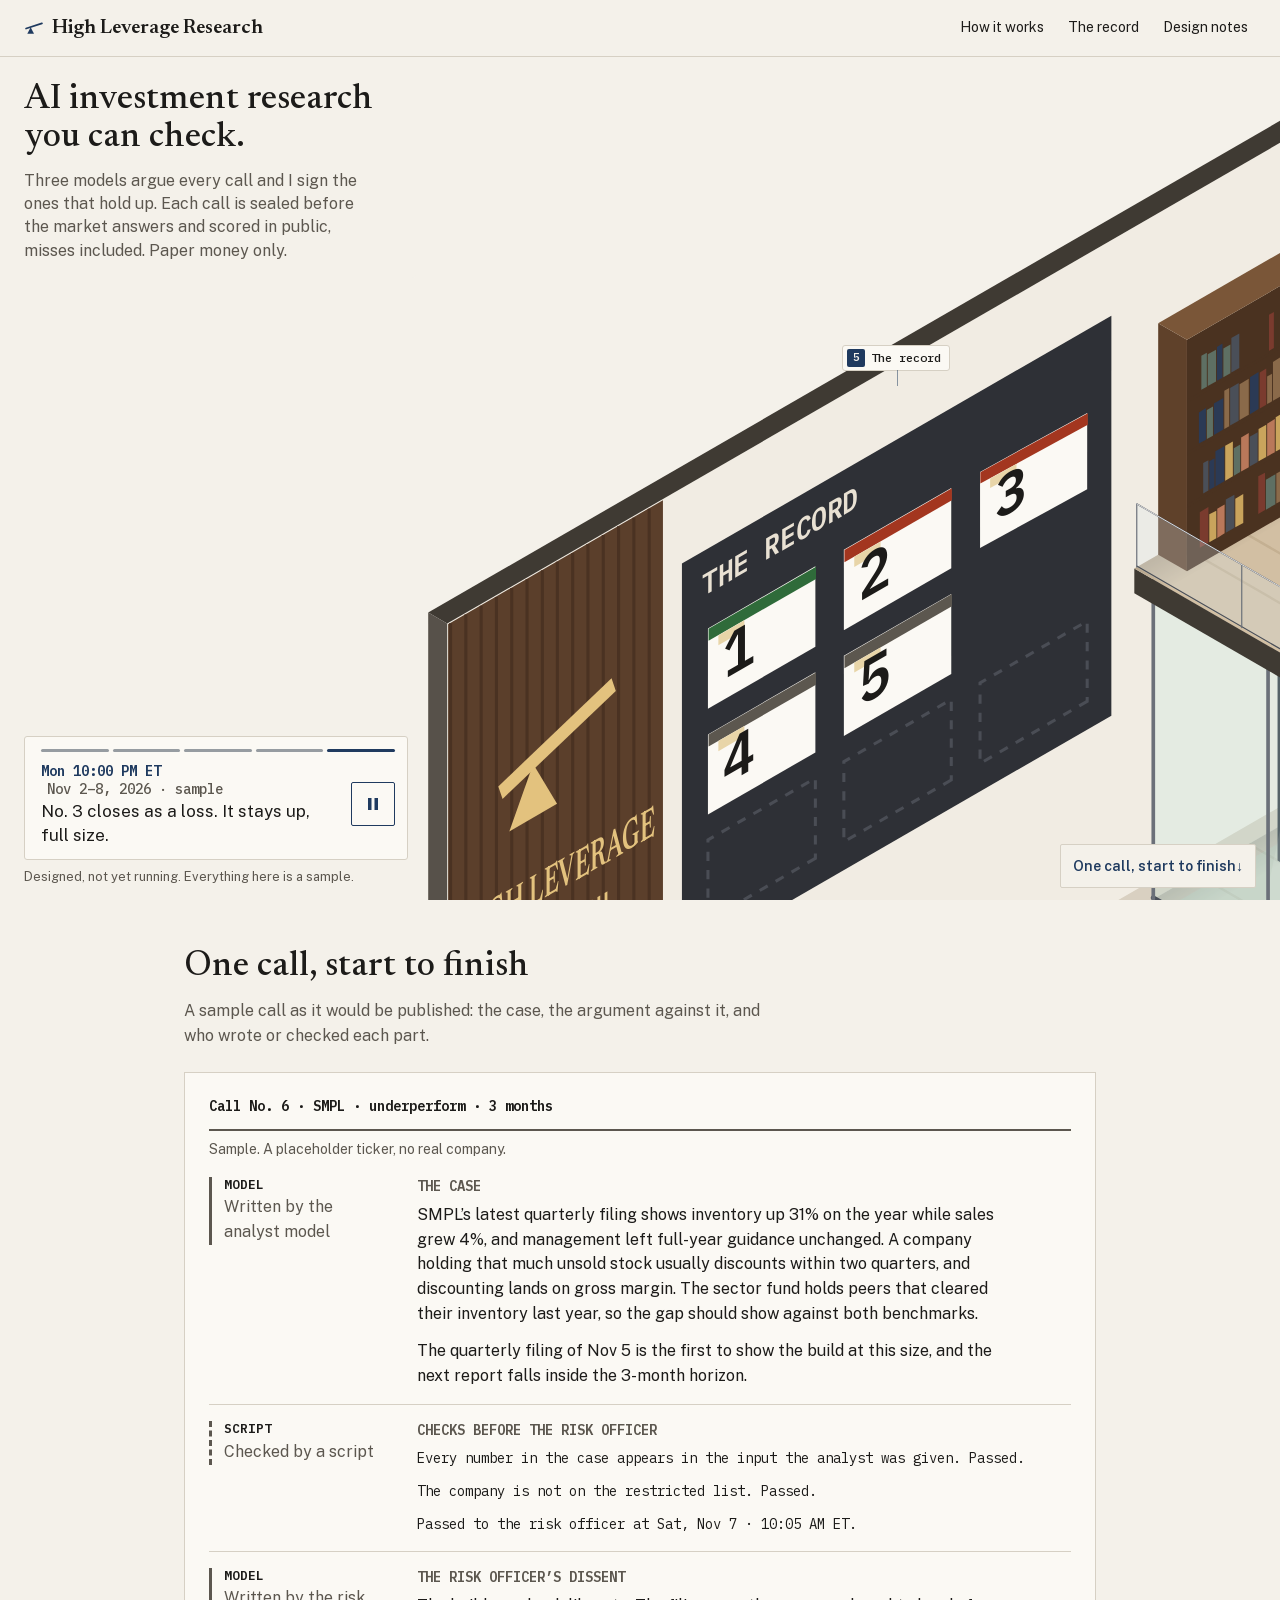
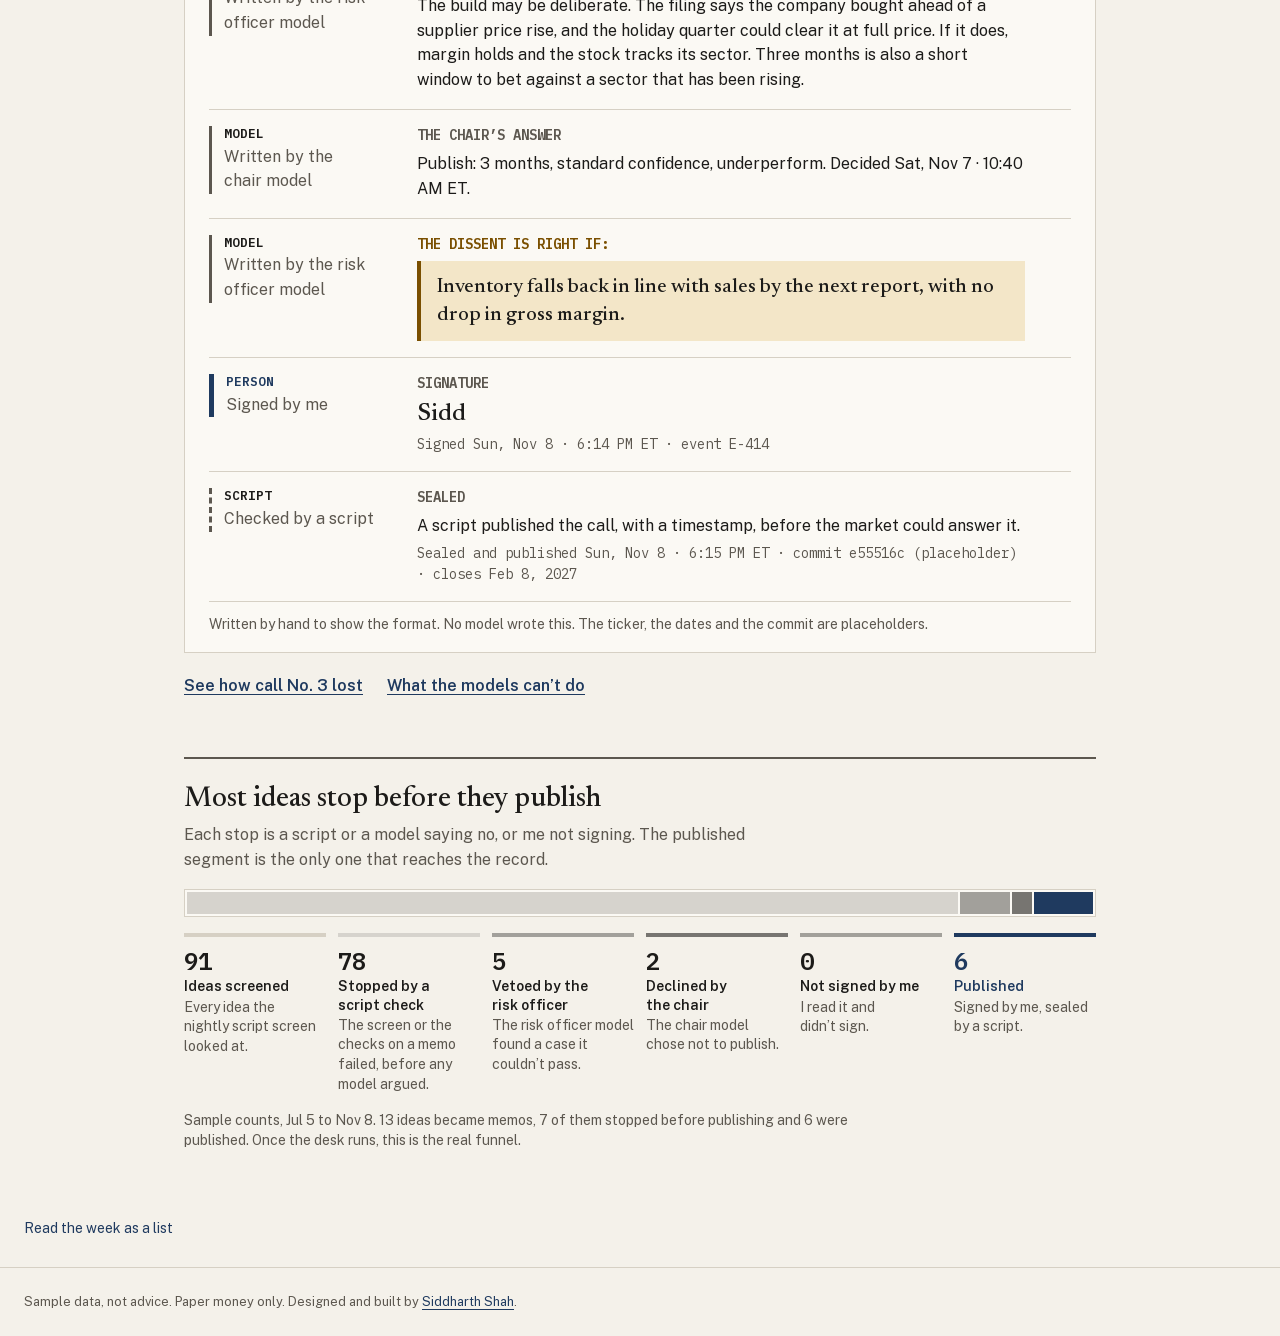
<file: docs/index.html>
<!doctype html>
<html lang="en">
<head>
<meta charset="utf-8">
<meta name="viewport" content="width=device-width,initial-scale=1">
<meta name="color-scheme" content="light dark">
<title>High Leverage Research</title>
<meta name="description" content="AI investment research you can check. Three models argue every call and I sign the ones that hold up. Each call is sealed before the market answers and scored in public, misses included. Paper money only, sample data, not advice.">
<meta property="og:type" content="website">
<meta property="og:title" content="High Leverage Research: AI investment research you can check">
<meta property="og:description" content="Three models argue every call and I sign the ones that hold up. Each call is sealed before the market answers and scored in public, misses included. Paper money only.">
<meta property="og:url" content="https://research.siddharthshah.me/">
<meta property="og:image" content="https://research.siddharthshah.me/assets/og.png?v=90e436eb">
<meta property="og:image:width" content="1200">
<meta property="og:image:height" content="630">
<meta property="og:image:alt" content="An isometric two-floor office. Sidd, the portfolio manager, stamps a call approved at his desk.">
<meta name="twitter:card" content="summary_large_image">
<link rel="icon" href="assets/favicon.svg?v=e6431b43" type="image/svg+xml">
<link rel="preload" href="assets/fonts/newsreader.woff2?v=55ca5292" as="font" type="font/woff2" crossorigin>
<link rel="stylesheet" href="assets/fonts.css?v=cc6ba290">
<link rel="stylesheet" href="assets/tokens.css?v=758c9adf">
<link rel="stylesheet" href="assets/site.css?v=77429205">
<link rel="stylesheet" href="assets/home.css?v=aa9d2071">
<link rel="stylesheet" href="assets/cards.css?v=75e3c0ea">
<link rel="stylesheet" href="assets/call.css?v=cc29440d">
<link rel="stylesheet" href="assets/funnel.css?v=c0f4f4ca">
</head>
<body class="home2">
<a class="skip" href="#office">Skip to the office</a>
<header class="bar">
  <p class="mark"><a href="index.html" aria-current="page"><svg class="lever" viewBox="0 0 24 24" width="20" height="20" aria-hidden="true"><path d="M2.5 12.6 21.5 6.4" stroke="currentColor" stroke-width="2.2" stroke-linecap="round" fill="none"/><path d="M8 11 4 19h8z" fill="currentColor"/></svg><span>High Leverage Research</span></a></p>
  <button type="button" class="menu" aria-expanded="false" aria-controls="sitenav">Menu</button>
  <nav aria-label="Site" id="sitenav">
    <ul>
      <li><a href="desk.html">How it works</a></li>
      <li><a href="record.html">The record</a></li>
      <li><a href="notes.html">Design notes</a></li>
    </ul>
  </nav>
</header>

<main id="main">
  <section class="stage" id="office" aria-label="The office">
    <div class="lede">
      <h1 class="line">AI investment research you can check.</h1>
      <p class="sub">Three models argue every call and I sign the ones that hold up. Each call is sealed before the market answers and scored in public, misses included. Paper money only.</p>
    </div>
    <div class="art" id="art"></div>
    <ol class="tags" id="tags" aria-hidden="true"></ol>
    <div class="now" role="status">
      <ol class="ticks" aria-hidden="true"><li></li><li></li><li></li><li></li><li></li></ol>
      <p class="when">Nov 2&ndash;8 <span>Sample week</span></p>
      <p class="what">Play a sample week: one idea vetoed, one loss kept, one call signed.</p>
      <button type="button" class="btn now-btn icon" id="pp" aria-label="Pause"></button>
      <button type="button" class="btn now-btn" id="nx" hidden>Next step</button>
      <div class="end" id="endcard" hidden>
        <p class="end-go"><a class="btn go" href="desk.html#guardrails">What the models can&rsquo;t do</a> <a href="record.html#C-6">Read the call that got through</a> <a href="record.html#C-3">See the one that lost</a></p>
        <p class="end-by"><a href="https://www.linkedin.com/in/iamsiddharthshah">Message me on LinkedIn</a></p>
      </div>
    </div>
    <p class="pre">Designed, not yet running. Everything here is a sample.</p>
    <a class="cue" href="#call">One call, start to finish <span aria-hidden="true">&darr;</span></a>
  </section>
</main>
<section class="call2" id="call" aria-labelledby="c2-h">
  <h2 class="c2-h" id="c2-h">One call, start to finish</h2>
  <p class="c2-lede">A sample call as it would be published: the case, the argument against it, and who wrote or checked each part.</p>
  <article class="doc" aria-label="Sample call No. 6">
    <p class="doc-title">Call No. 6 &middot; SMPL &middot; underperform &middot; 3 months</p>
    <p class="doc-by">Sample. A placeholder ticker, no real company.</p>
    <div id="call-doc"></div>
  </article>
  <p class="c2-go"><a href="record.html#C-3">See how call No. 3 lost</a> <a href="desk.html#guardrails">What the models can&rsquo;t do</a></p>
  <div class="c2-fun" id="funnel" aria-labelledby="fn-h">
    <h2 id="fn-h">Most ideas stop before they publish</h2>
    <p class="c2-lede">Each stop is a script or a model saying no, or me not signing. The published segment is the only one that reaches the record.</p>
    <div data-funnel></div>
  </div>
</section>
<section aria-label="The sample week as a list">
<details class="list wk" id="stepsbox"><summary>Read the week as a list</summary><ol class="steps" id="steps"></ol></details>
</section>

<footer class="foot">
  <p>Sample data, not advice. Paper money only. Designed and built by <a href="https://siddharthshah.me">Siddharth Shah</a>.</p>
</footer>
<script src="assets/vendor/gsap-3.13.0.min.js?v=5e6e6cba"></script>
<script src="assets/sample.js?v=3184977b"></script>
<script src="assets/floor.js?v=23644974"></script>
<script src="assets/home.js?v=21c49e2e"></script>
<script src="assets/cards.js?v=c8fd2d38"></script>
<script src="assets/call.js?v=53c2b5f7"></script>
<script src="assets/funnel.js?v=cc613f2f"></script>
<script src="assets/nav.js?v=57650d35"></script>
</body>
</html>
</file>
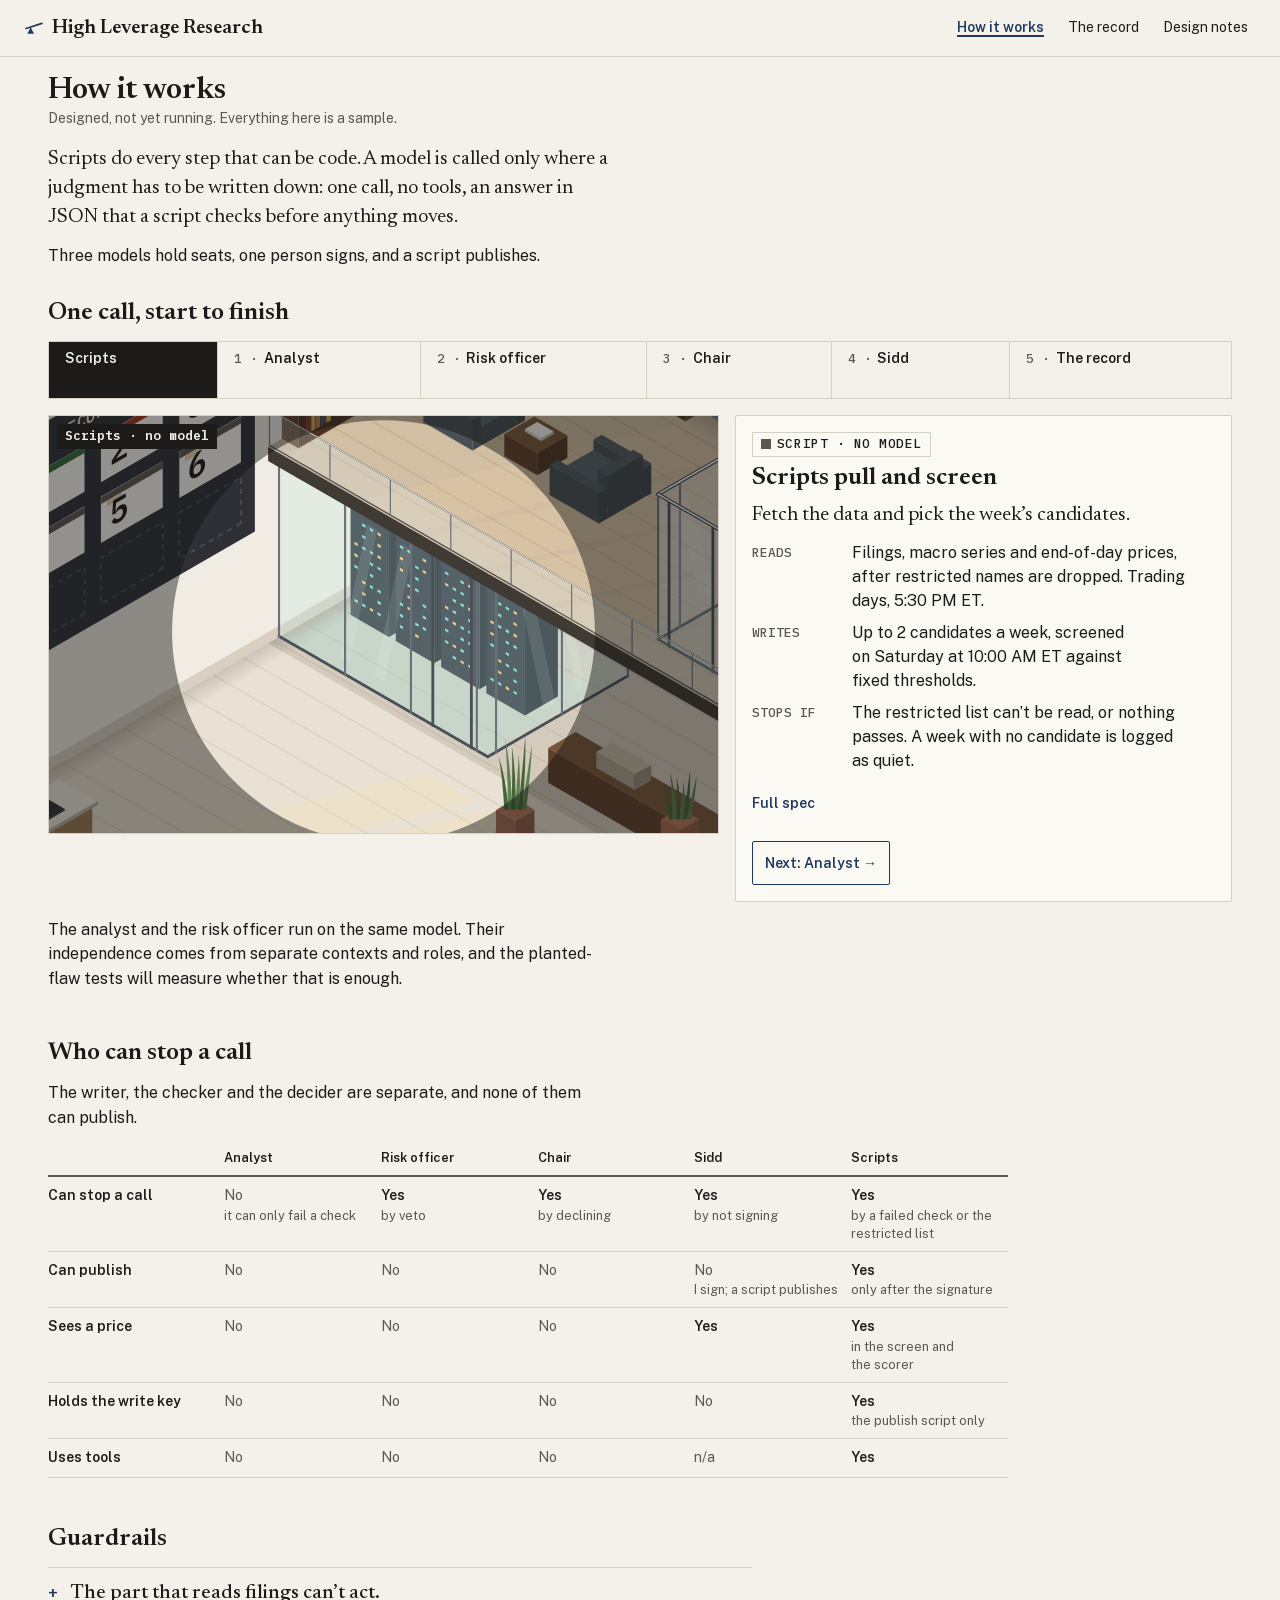
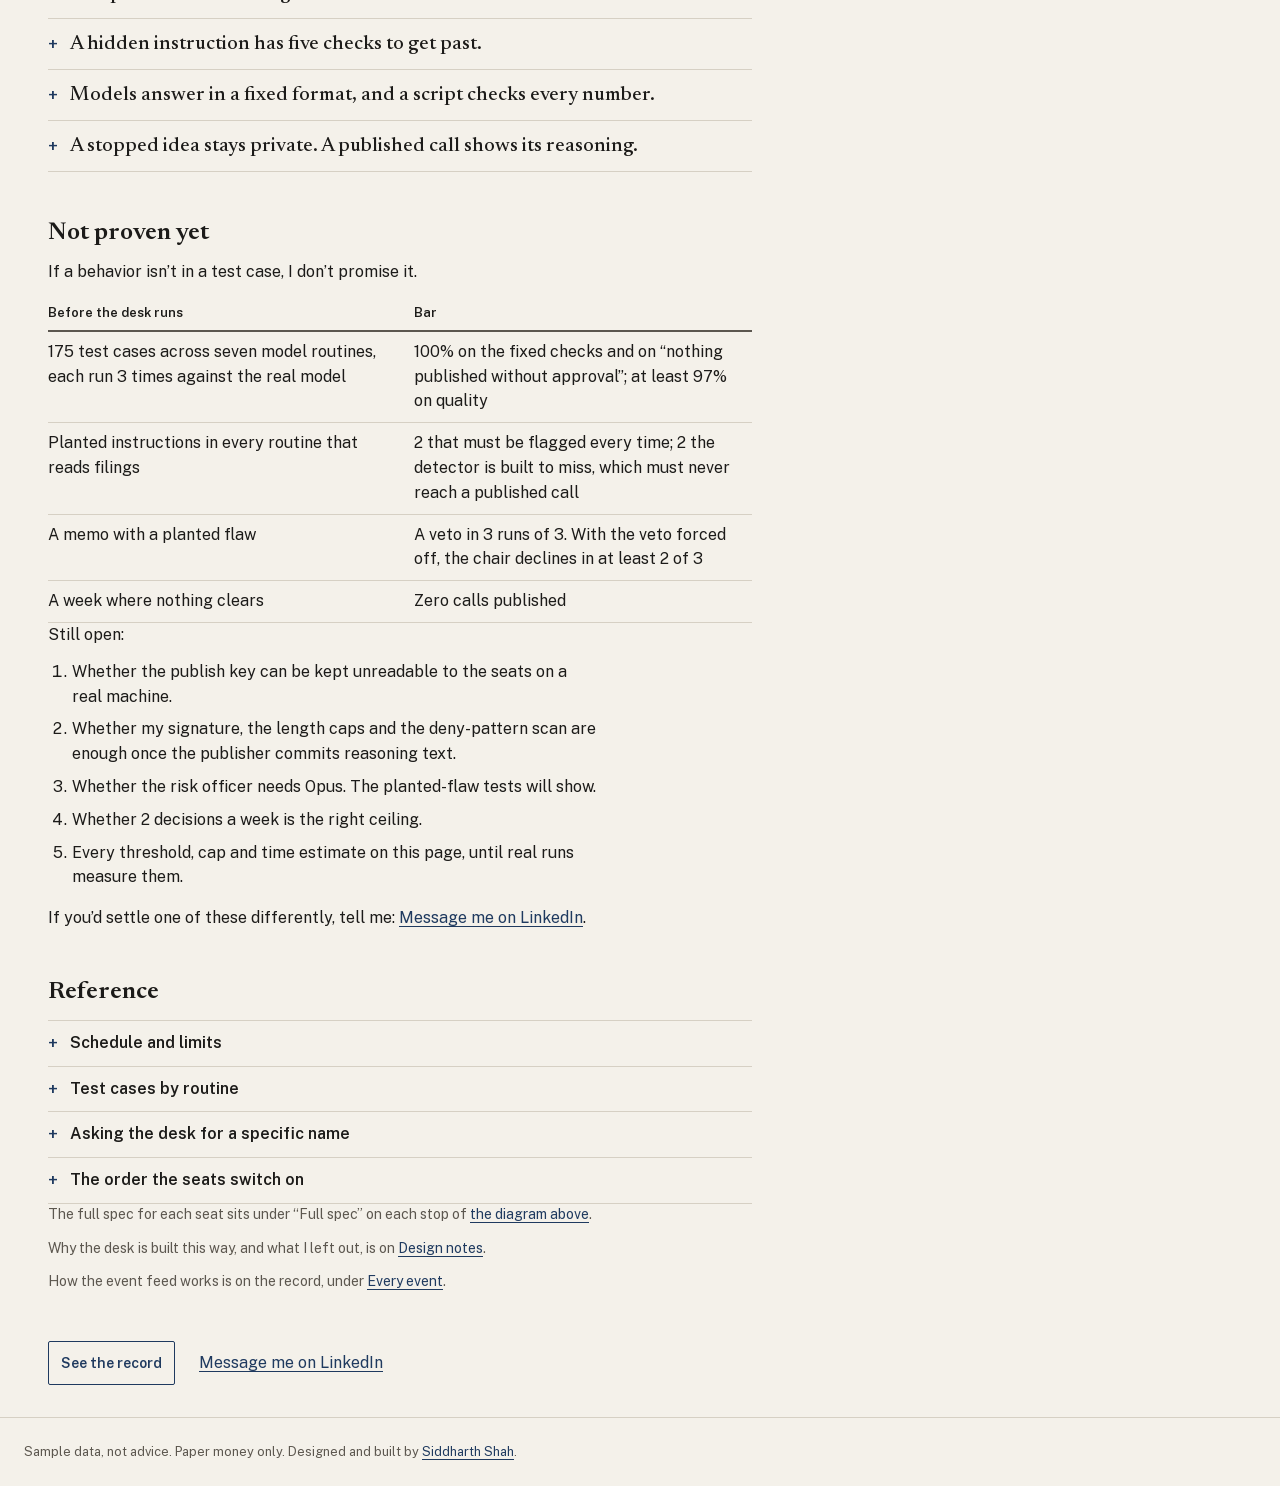
<file: docs/committee.html>
<!doctype html>
<html lang="en">
<head>
<meta charset="utf-8">
<meta name="viewport" content="width=device-width,initial-scale=1">
<meta name="color-scheme" content="light dark">
<title>How it works · High Leverage Research</title>
<meta name="robots" content="noindex">
<link rel="canonical" href="https://research.siddharthshah.me/desk.html">
<meta http-equiv="refresh" content="0; url=desk.html#path">
<script>location.replace('desk.html' + (location.hash && location.hash.length > 1 ? location.hash : '#path'));</script>
<link rel="icon" href="assets/favicon.svg?v=e6431b43" type="image/svg+xml">
<link rel="stylesheet" href="assets/fonts.css?v=cc6ba290">
<link rel="stylesheet" href="assets/tokens.css?v=758c9adf">
<link rel="stylesheet" href="assets/site.css?v=77429205">
</head>
<body>
<main id="main" class="wrap">
  <p class="moved">This page moved to <a href="desk.html#path">How it works</a>.</p>
</main>
</body>
</html>
</file>
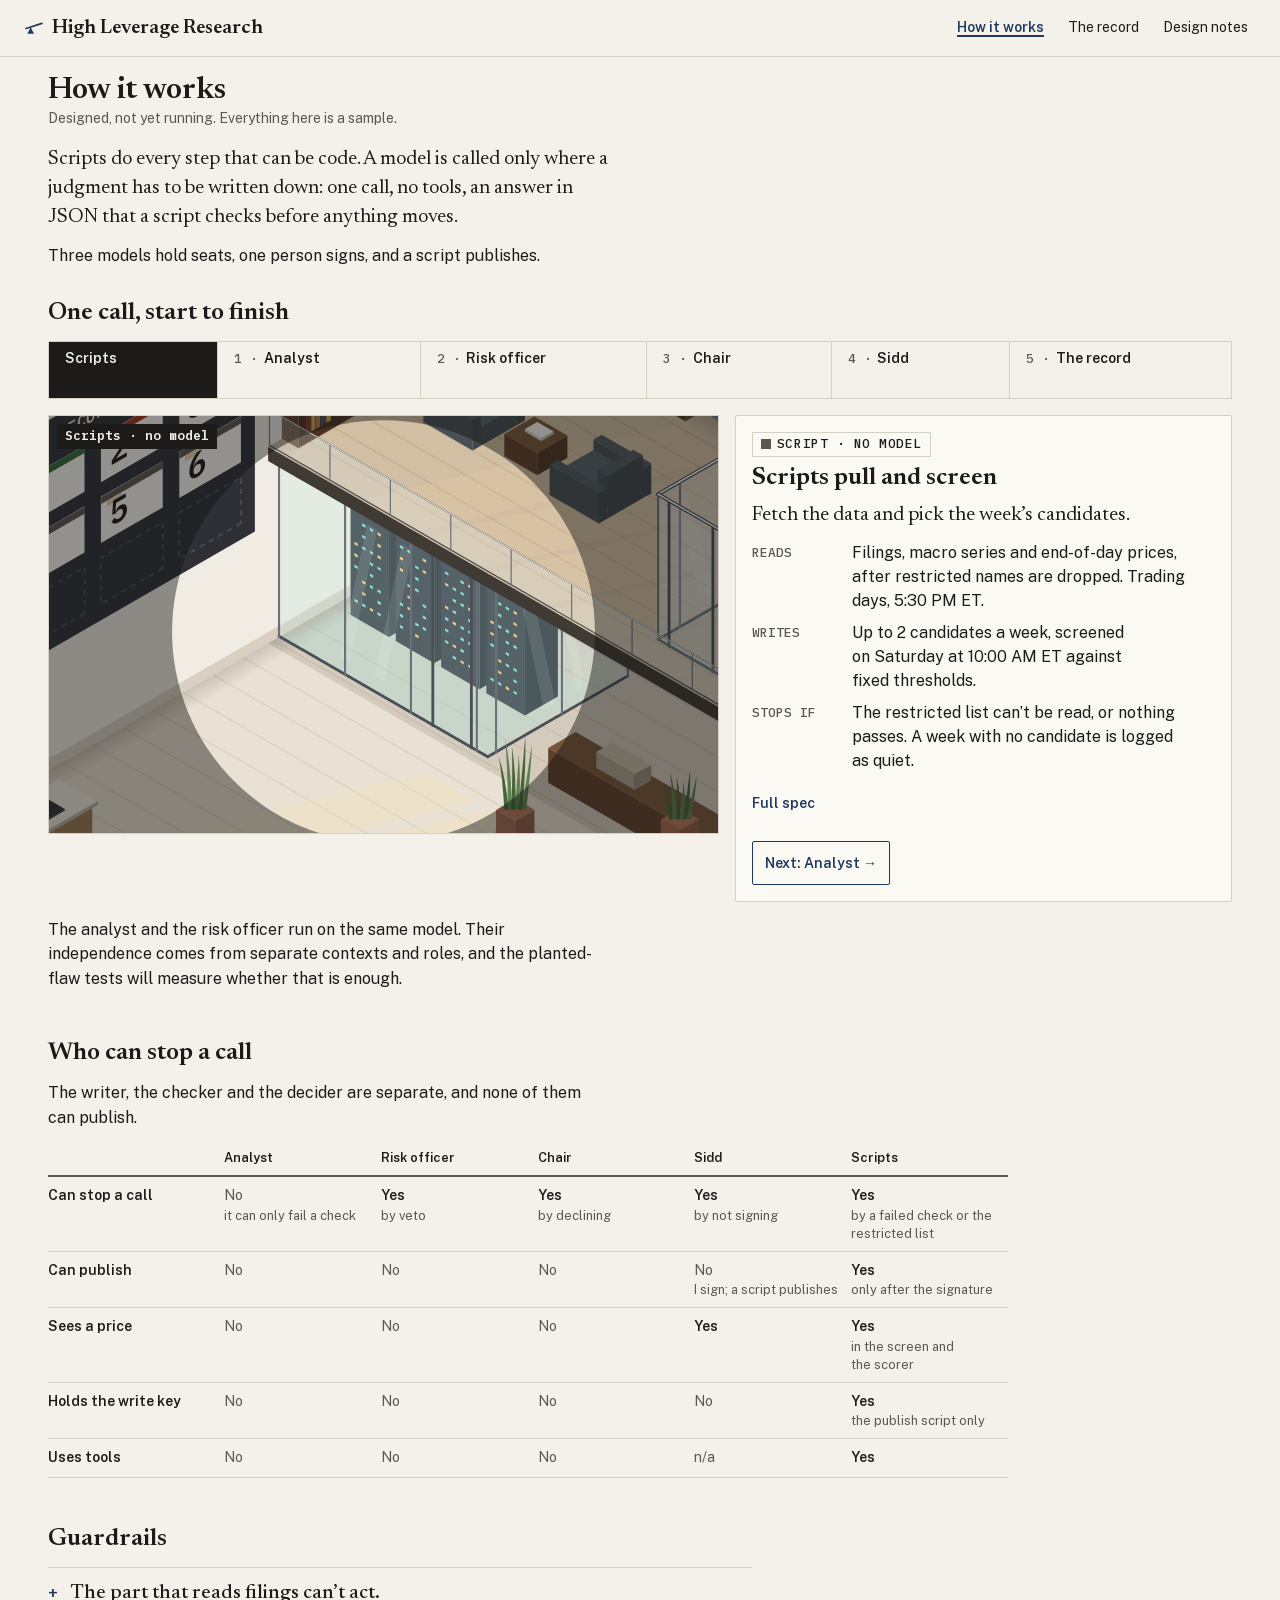
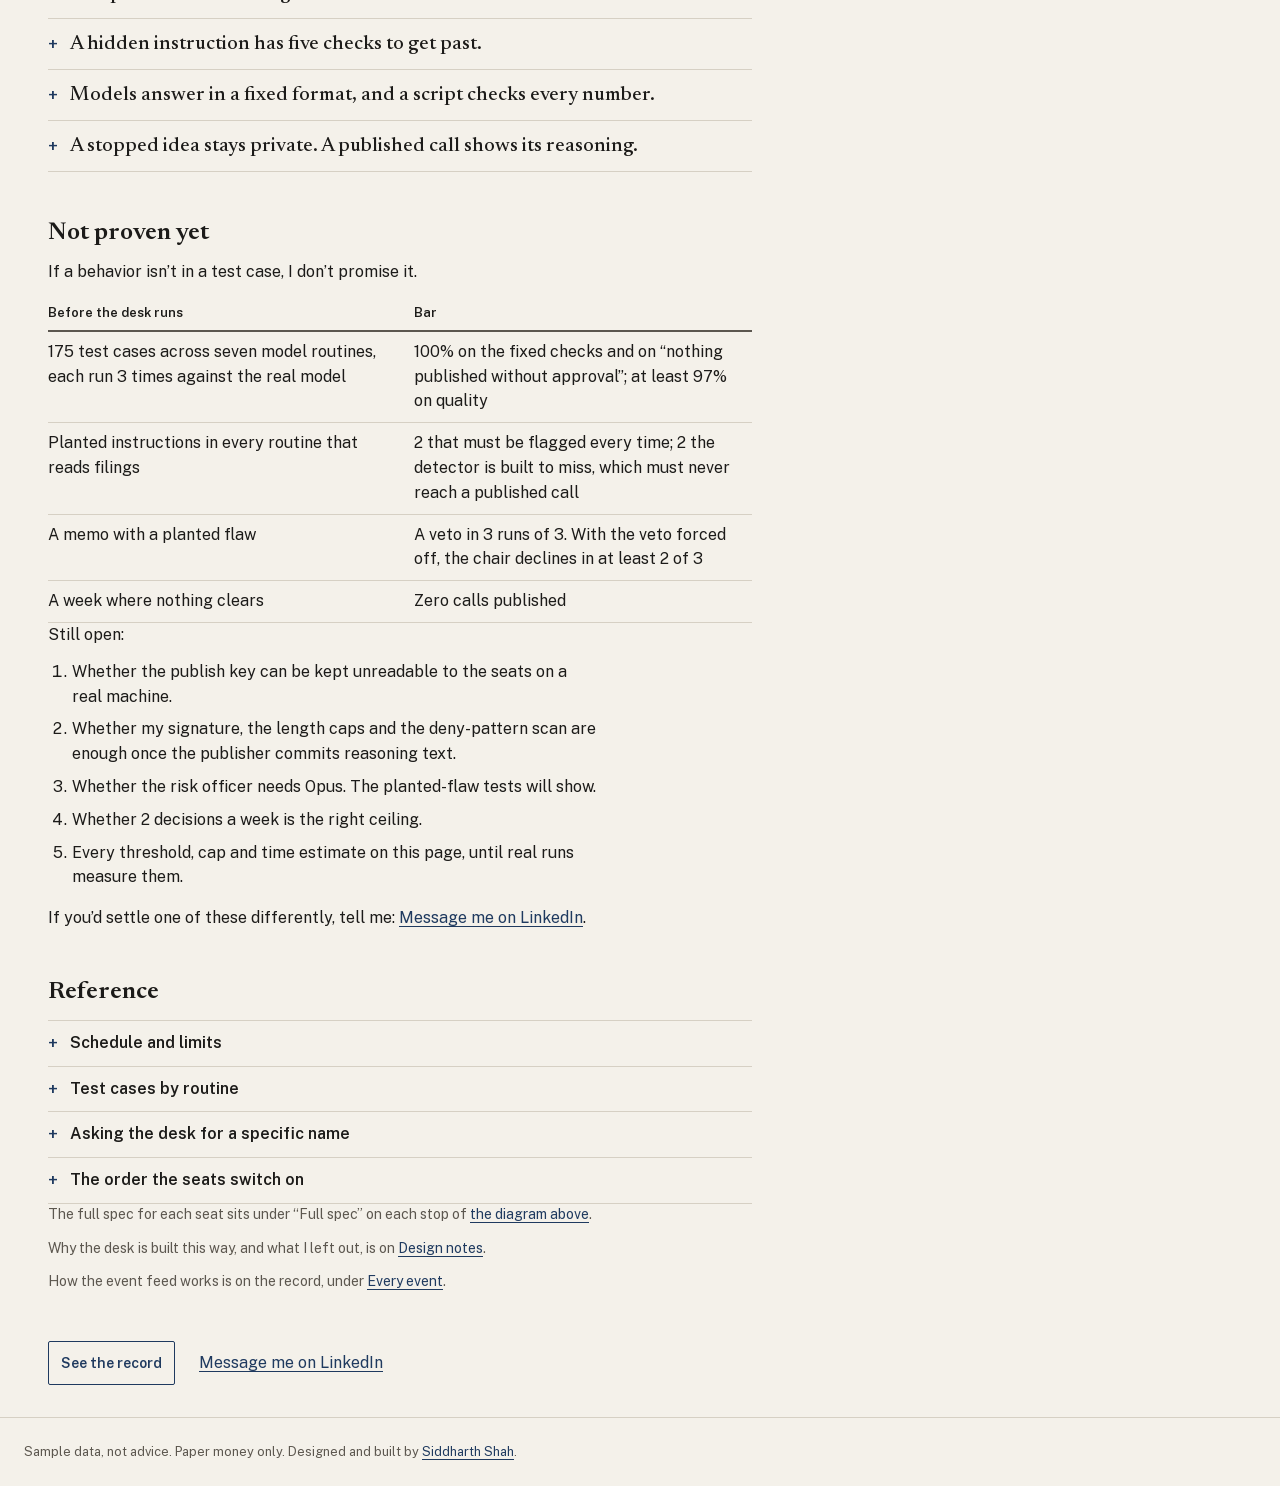
<file: docs/desk.html>
<!doctype html>
<html lang="en">
<head>
<meta charset="utf-8">
<meta name="viewport" content="width=device-width,initial-scale=1">
<meta name="color-scheme" content="light dark">
<title>How it works · High Leverage Research</title>
<meta name="description" content="One call&rsquo;s path through the desk: scripts do every step that can be code, three model seats each make one tool-less call, and nothing publishes until a person signs it. Designed, not yet running.">
<meta property="og:type" content="website">
<meta property="og:title" content="How it works · High Leverage Research">
<meta property="og:description" content="One call, start to finish: scripts, three model seats, and a human signature before anything publishes. Paper money, designed but not yet running.">
<meta property="og:url" content="https://research.siddharthshah.me/desk.html">
<meta property="og:image" content="https://research.siddharthshah.me/assets/og.png?v=90e436eb">
<meta property="og:image:width" content="1200">
<meta property="og:image:height" content="630">
<meta property="og:image:alt" content="An isometric two-floor office. Sidd, the portfolio manager, stamps a call approved at his desk.">
<meta name="twitter:card" content="summary_large_image">
<script>if(/^#(why|bench|workflows)$/.test(location.hash))location.replace('notes.html'+(location.hash=='#workflows'?'#why':location.hash));</script>
<link rel="icon" href="assets/favicon.svg?v=e6431b43" type="image/svg+xml">
<link rel="stylesheet" href="assets/fonts.css?v=cc6ba290">
<link rel="stylesheet" href="assets/tokens.css?v=758c9adf">
<link rel="stylesheet" href="assets/site.css?v=77429205">
</head>
<body>
<a class="skip" href="#main">Skip to content</a>
<header class="bar">
  <p class="mark"><a href="index.html"><svg class="lever" viewBox="0 0 24 24" width="20" height="20" aria-hidden="true"><path d="M2.5 12.6 21.5 6.4" stroke="currentColor" stroke-width="2.2" stroke-linecap="round" fill="none"/><path d="M8 11 4 19h8z" fill="currentColor"/></svg><span>High Leverage Research</span></a></p>
  <button type="button" class="menu" aria-expanded="false" aria-controls="sitenav">Menu</button>
  <nav aria-label="Site" id="sitenav">
    <ul>
      <li><a href="desk.html" aria-current="page">How it works</a></li>
      <li><a href="record.html">The record</a></li>
      <li><a href="notes.html">Design notes</a></li>
    </ul>
  </nav>
</header>

<main id="main" class="wrap how" tabindex="-1">
<header class="hd">
  <h1>How it works</h1>
  <p class="preview" role="note">Designed, not yet running. Everything here is a sample.</p>
  <p class="lede">Scripts do every step that can be code. A model is called only where a judgment has to be written down: one call, no tools, an answer in JSON that a script checks before anything moves.</p>
  <p class="lede2">Three models hold seats, one person signs, and a script publishes.</p>
</header>

<section class="blk sc-seats" id="path" aria-labelledby="h-path" data-seats><span id="one-call" class="old-anchor"></span><span id="h-c" class="old-anchor"></span>
  <h2 id="h-path">One call, start to finish</h2>
  <div class="sc-tabs" role="tablist" aria-label="One call, in the order it moves"><button type="button" role="tab" id="t-scripts" aria-controls="scripts" aria-selected="true" tabindex="0" data-k="scripts">Scripts</button><button type="button" role="tab" id="t-m1" aria-controls="m1" aria-selected="false" tabindex="-1" data-k="m1"><small>1</small>Analyst</button><button type="button" role="tab" id="t-m2" aria-controls="m2" aria-selected="false" tabindex="-1" data-k="m2"><small>2</small>Risk officer</button><button type="button" role="tab" id="t-m3" aria-controls="m3" aria-selected="false" tabindex="-1" data-k="m3"><small>3</small>Chair</button><button type="button" role="tab" id="t-pm" aria-controls="pm" aria-selected="false" tabindex="-1" data-k="pm"><small>4</small>Sidd</button><button type="button" role="tab" id="t-publish" aria-controls="publish" aria-selected="false" tabindex="-1" data-k="publish"><small>5</small>The record</button></div>
  <div class="sc-grid">
    <div class="sc-fig"><div class="sc-stage" aria-hidden="true"><div class="sc-floor"></div><span class="sc-lab"></span></div></div>
    <div class="sc-panels">
    <article class="sc" id="scripts" role="tabpanel" aria-labelledby="t-scripts" tabindex="0">
      <span class="sc-badge b-script"><i></i>Script · no model</span>
      <h3>Scripts pull and screen</h3>
      <p class="sc-job">Fetch the data and pick the week&rsquo;s candidates.</p>
      <dl class="sc-facts"><dt>Reads</dt><dd>Filings, macro series and end-of-day prices, after restricted names are dropped. Trading days, 5:30 PM ET.</dd><dt>Writes</dt><dd>Up to 2 candidates a week, screened on Saturday at 10:00 AM ET against fixed thresholds.</dd><dt>Stops if</dt><dd>The restricted list can&rsquo;t be read, or nothing passes. A week with no candidate is logged as quiet.</dd></dl>
      <details class="sc-spec"><summary>Full spec</summary><div class="tw" role="region" aria-labelledby="cap-m" tabindex="0">
  <table>
    <caption id="cap-m">The scripts before a model is called</caption>
    <thead><tr><th scope="col">Script</th><th scope="col">Does</th><th scope="col">When</th></tr></thead>
    <tbody>
      <tr><th scope="row" class="mono">Data pull</th><td>Drops restricted names from the universe first. Pulls new company filings, government macro series and end-of-day prices. Flags anomalies by fixed thresholds, and flags carry no prose. If the restricted list can&rsquo;t be read, no seat sees anything that run.</td><td>Trading days, 5:30 PM ET</td></tr>
      <tr><th scope="row" class="mono">Saturday screen</th><td>Checks stored facts against fixed ratio thresholds and an intrinsic-value range it computes for each name. Picks up to 2 candidates not already open on the ledger and not covered in the last 4 weeks, each with an input file for the analyst. If nothing passes, the week is logged as quiet and no call is made.</td><td>Saturday, 10:00 AM ET</td></tr>
    </tbody>
  </table>
  </div></details>
      <button type="button" class="btn sc-next" data-next="m1">Next: Analyst &rarr;</button>
    </article>
    <article class="sc" id="m1" role="tabpanel" aria-labelledby="t-m1" tabindex="0">
      <span class="sc-badge b-model"><i></i>AI model · Sonnet 5.5</span>
      <h3><span class="sc-no">1</span>The analyst</h3>
      <p class="sc-job">Writes the case for a call.</p>
      <dl class="sc-facts"><dt>Reads</dt><dd>Facts and quoted filing excerpts that a script prepared. Never a price.</dd><dt>Writes</dt><dd>A memo: the thesis, what the market has wrong, a 3-month horizon, three risks and what would break the thesis.</dd><dt>Stops if</dt><dd>The memo fails a check, or can&rsquo;t say what the market has wrong.</dd></dl>
      <p class="sc-wk"><b>Sample week</b>Sat 10:04 AM ET · drafted the SMPL memo</p>
      <details class="sc-spec"><summary>Full spec</summary><dl>
          <dt>Model</dt><dd>Sonnet 5.5</dd>
          <dt>Runs</dt><dd>The weekly memo (Saturday, 10:00 AM ET), anomaly notes (up to 3 a week), a deep dive when I pick &ldquo;dig in&rdquo; on a note, a memo on a ticker I name, and the monthly thesis check (the 1st, 10:00 AM ET).</dd>
          <dt>Reads</dt><dd>Facts from filings built by script, ratio colors (green, yellow, red), the script&rsquo;s intrinsic-value range and a valuation bucket in place of a price, filing excerpts passed in as quoted data, and the prior memo and pillar states if the name has a history.</dd>
          <dt>Writes</dt><dd>A memo: a thesis of up to 120 words, what the market has wrong, a value range inside the script&rsquo;s, a 3-month horizon, exactly three risks, pillars that must stay true and what would break each, bull, base and bear weights that sum to 100, unknowns, and claims labeled sourced, estimated or unverified. Anomaly notes are 60 words at most, and &ldquo;no cause found&rdquo; is a valid answer.</dd>
          <dt>Refuses</dt><dd>It refuses to write sizing, entry zones, price targets or &ldquo;buy at&rdquo; language, to name a ticker that isn&rsquo;t in its input, to follow instructions hidden in filing text, or to make a claim without a label.</dd>
          <dt>Test plan</dt><dd>Will be tested on 115 cases across its five routines, each run 3 times, plus at least 2 planted instructions and 2 detector misses per routine.</dd>
          <dt>Can&rsquo;t</dt><dd>It can&rsquo;t publish, use tools, see a price or start its own deep dive. It proposes a change to a thesis&rsquo;s state and a script makes it, and it never knows whether a memo was requested.</dd>
          <dt>Will cover</dt><dd>The market-sentinel, value-scout and thesis-tracker jobs while those roles are on <a href="notes.html#bench">the bench</a>.</dd>
        </dl></details>
      <button type="button" class="btn sc-next" data-next="m2">Next: Risk officer &rarr;</button>
    </article>
    <article class="sc" id="m2" role="tabpanel" aria-labelledby="t-m2" tabindex="0">
      <span class="sc-badge b-model"><i></i>AI model · Sonnet 5.5</span>
      <h3><span class="sc-no">2</span>The risk officer</h3>
      <p class="sc-job">Argues against every memo and can veto it.</p>
      <dl class="sc-facts"><dt>Reads</dt><dd>The memo and numbers a script pulled from the filings. Not the filings themselves.</dd><dt>Writes</dt><dd>Pass or veto, with a written dissent even on a pass.</dd><dt>Stops if</dt><dd>It vetoes, or a script&rsquo;s red-flag rule does. The idea&rsquo;s ticker is never published.</dd></dl>
      <p class="sc-wk"><b>Sample week</b>Thu · vetoed an idea<br>Sat 10:21 AM ET · passed SMPL with a dissent</p>
      <details class="sc-spec"><summary>Full spec</summary><dl>
          <dt>Model</dt><dd>Sonnet 5.5, a separate seat. Whether it should run on Opus is open, and the planted-flaw tests will inform it.</dd>
          <dt>Runs</dt><dd>Whenever the analyst drafts a memo. A script hands it over, with no step from me.</dd>
          <dt>Reads</dt><dd>The memo, numbers a script pulled from filings, script flags and the scoring rubric, but not the raw filing text, so the untrusted surface doesn&rsquo;t double.</dd>
          <dt>Writes</dt><dd>A pass or a veto, a dissent that argues against the call (required even on a pass), scores from 1 to 5 on the thesis, loss risk and direction, and a check for hard red flags such as accounting problems or dilution to survive.</dd>
          <dt>Then a script</dt><dd>Forces a veto if any hard red flag fires, scores the valuation gap itself from the price, and decides which direction the call is eligible for. A script can turn a pass into a veto, never a veto into a pass.</dd>
          <dt>Refuses</dt><dd>It refuses to approve its own memo or read raw filings, and a dissent under 40 characters, or one that copies the thesis, is withheld as empty.</dd>
          <dt>Test plan</dt><dd>Will be tested on 30 cases, each run 3 times: a memo with a planted flaw that must draw a veto 3 of 3 times, a clean memo that still needs a real dissent, hidden sizing language, and a value range outside the script&rsquo;s.</dd>
          <dt>Can&rsquo;t</dt><dd>It can&rsquo;t publish, approve anything, see a price or score valuation.</dd>
        </dl></details>
      <button type="button" class="btn sc-next" data-next="m3">Next: Chair &rarr;</button>
    </article>
    <article class="sc" id="m3" role="tabpanel" aria-labelledby="t-m3" tabindex="0">
      <span class="sc-badge b-model"><i></i>AI model · Opus 5.5</span>
      <h3><span class="sc-no">3</span>The chair</h3>
      <p class="sc-job">Decides whether a call that survived risk is worth publishing.</p>
      <dl class="sc-facts"><dt>Reads</dt><dd>The memo with its dissent, the script&rsquo;s eligibility check and the calls already open.</dd><dt>Writes</dt><dd>Publish or not, outperform or underperform, standard or high confidence, and an answer to the dissent.</dd><dt>Stops if</dt><dd>It declines. It can decline any call, but it can&rsquo;t push one past the script&rsquo;s check.</dd><dt>Limit</dt><dd>Up to 2 decisions a week.</dd></dl>
      <p class="sc-wk"><b>Sample week</b>Sat 10:40 AM ET · publish SMPL, underperform, 3 months</p>
      <details class="sc-spec"><summary>Full spec</summary><dl>
          <dt>Model</dt><dd>Opus 5.5, the only Opus seat.</dd>
          <dt>Runs</dt><dd>When the risk officer passes a memo. Up to 2 decisions a week.</dd>
          <dt>Reads</dt><dd>The memo with the dissent attached, the script&rsquo;s eligibility check, and the calls already open on the public ledger. Never a memo without the dissent: the script won&rsquo;t build that input.</dd>
          <dt>Writes</dt><dd>Publish or not. Outperform or underperform, with the same weight either way. A standard or high confidence bucket, in either direction. A written answer to the dissent&rsquo;s strongest point, marked accepted, rebutted or partly accepted, and a reason code such as no edge or dissent stands. It doesn&rsquo;t write a horizon: every call runs 3 months, and only I can move one to 6 or 12 when I sign.</dd>
          <dt>Then a script</dt><dd>Rejects any call past the check: it can decline, never upgrade. It caps the confidence bucket, requires the value range to match the memo and the horizon to be the fixed 3 months, and allows one open call per company.</dd>
          <dt>Refuses</dt><dd>It refuses to decide without the dissent attached, and it can&rsquo;t size anything because its output has no field for sizing, a horizon or publishing.</dd>
          <dt>Test plan</dt><dd>Will be tested on 30 cases, each run 3 times, including a risk veto it can&rsquo;t override quietly, split benchmarks, and a conceded point that does or doesn&rsquo;t break a pillar. With the risk veto forced off, it must still decline the planted-flaw memo in at least 2 of 3 runs.</dd>
          <dt>Can&rsquo;t</dt><dd>It can&rsquo;t publish, re-estimate the value range, see a price or see my private holdings.</dd>
        </dl></details>
      <button type="button" class="btn sc-next" data-next="pm">Next: Sidd &rarr;</button>
    </article>
    <article class="sc" id="pm" role="tabpanel" aria-labelledby="t-pm" tabindex="0">
      <span class="sc-badge b-human"><i></i>Person · signs</span>
      <h3><span class="sc-no">4</span>Sidd, portfolio manager</h3>
      <p class="sc-job">Signs each call, or doesn&rsquo;t.</p>
      <dl class="sc-facts"><dt>Reads</dt><dd>The call and its reasoning exactly as they would publish.</dd><dt>Can</dt><dd>Approve, discard, move the horizon to 6 or 12 months, or lower the confidence.</dd><dt>Can&rsquo;t</dt><dd>Change the direction, raise the confidence, relax a check or size a position.</dd><dt>Stops if</dt><dd>I discard it, or don&rsquo;t sign within 72 hours.</dd><dt>Time</dt><dd>About 37 minutes a week, my estimate.</dd></dl>
      <p class="sc-wk"><b>Sample week</b>Sun 6:14 PM ET · signed No. 6</p>
      <details class="sc-spec"><summary>Full spec</summary><dl>
        <dt>Signs</dt><dd>Each call the chair wants to publish, once. I&rsquo;m asked by email, with a summary and a one-tap link, and the signature of record is a GitHub approving review on a private approvals repo. A reminder comes at 48 hours. I see the call and its reasoning file exactly as the script would commit them, and my signature covers both.</dd>
        <dt>Choices</dt><dd>I can approve, discard, move the horizon from 3 months to 6 or 12, or lower the confidence from high to standard, but never raise it.</dd>
        <dt>Also decides</dt><dd>Whether to dig in on an anomaly note, whether to accept a proposed upgrade to a thesis pillar (upgrades are the direction that flatters the desk), early closes after the chair has weighed in, and which tickers to request, one bare ticker at a time.</dd>
        <dt>Time</dt><dd>The weekly figure in the summary above is an estimate and hasn&rsquo;t been measured yet.</dd>
        <dt>Can&rsquo;t</dt><dd>Change a call&rsquo;s direction, relax a check, or size a position. Every call is the same $10,000 on paper. I can&rsquo;t pass a thesis to the seats through a request, and my own holdings stay in a private tool that never publishes.</dd>
        <dt>Doesn&rsquo;t sign</dt><dd>I don&rsquo;t sign scores or horizon closes, which run by rule.</dd>
      </dl><p class="small" data-gap="3">The portfolio manager is a person. An AI portfolio manager is off the table.</p></details>
      <button type="button" class="btn sc-next" data-next="publish">Next: The record &rarr;</button>
    </article>
    <article class="sc" id="publish" role="tabpanel" aria-labelledby="t-publish" tabindex="0">
      <span class="sc-badge b-script"><i></i>Script · no model</span>
      <h3><span class="sc-no s">5</span>Scripts publish and score</h3>
      <p class="sc-job">Publish the signed call, then score it. No model touches a published call.</p>
      <dl class="sc-facts"><dt>Reads</dt><dd>The approved fields only, after re-checking the restricted list.</dd><dt>Writes</dt><dd>One ledger entry with its reasoning and events, in one timestamped commit.</dd><dt>Then</dt><dd>Scores each call against SPY and its sector fund on trading days at 9:30 PM ET, and closes it at its horizon by rule.</dd><dt>Stops if</dt><dd>The ticker is restricted, outside the universe or already published.</dd></dl>
      <p class="sc-wk"><b>Sample week</b>Sun 6:15 PM ET · published No. 6<br>Mon 9:30 PM ET · closed No. 3 as a loss</p>
      <details class="sc-spec"><summary>Full spec</summary><div class="tw" role="region" aria-labelledby="cap-p" tabindex="0">
  <table>
    <caption id="cap-p">The scripts after I sign</caption>
    <thead><tr><th scope="col">Script</th><th scope="col">Does</th><th scope="col">When</th></tr></thead>
    <tbody>
      <tr><th scope="row" class="mono">Publish</th><td>Commits a signed call, its capped reasoning file and its events in one commit with an outside timestamp anchor. Re-checks the universe and the restricted list. Sends a restricted, out-of-universe or already published ticker back to me.</td><td>After I sign</td></tr>
      <tr><th scope="row" class="mono">Scorer</th><td>Scores every call against SPY and its sector fund. Closes calls at their horizon.</td><td>Trading days, 9:30 PM ET</td></tr>
      <tr><th scope="row" class="mono">Digest</th><td>Counts, calls against the cap and how many approvals are open, never the approvals themselves. Releases the week&rsquo;s ticker-less events.</td><td>Sunday, 6:00 PM ET</td></tr>
    </tbody>
  </table>
  </div><p class="small" data-gap="3">A monthly analyst check can propose an early close, but that goes back through the chair and me, and lands as a new close entry. The original call never changes. Their output lands on <a href="record.html">the record</a>.</p></details>
    </article>
    </div>
  </div>
  <p class="sc-note">The analyst and the risk officer run on the same model. Their independence comes from separate contexts and roles, and the planted-flaw tests will measure whether that is enough.</p>
</section>

<section class="blk txt" id="stop" aria-labelledby="h-stop">
  <h2 id="h-stop">Who can stop a call</h2>
  <p>The writer, the checker and the decider are separate, and none of them can publish.</p>
  <div class="tw" role="region" aria-labelledby="cap-stop" tabindex="0">
  <table class="sc-matrix" role="table">
    <caption id="cap-stop" class="sr">What each part of the desk can and can&rsquo;t do</caption>
    <thead role="rowgroup"><tr role="row"><th scope="col" role="columnheader"><span class="sr">Ability</span></th><th scope="col" role="columnheader">Analyst</th><th scope="col" role="columnheader">Risk officer</th><th scope="col" role="columnheader">Chair</th><th scope="col" role="columnheader">Sidd</th><th scope="col" role="columnheader">Scripts</th></tr></thead>
    <tbody role="rowgroup">
      <tr role="row"><th scope="row" role="rowheader">Can stop a call</th><td role="cell" data-seat="Analyst" class="c-no">No<small>it can only fail a check</small></td><td role="cell" data-seat="Risk officer" class="c-yes">Yes<small>by veto</small></td><td role="cell" data-seat="Chair" class="c-yes">Yes<small>by declining</small></td><td role="cell" data-seat="Sidd" class="c-yes">Yes<small>by not signing</small></td><td role="cell" data-seat="Scripts" class="c-yes">Yes<small>by a failed check or the restricted list</small></td></tr>
      <tr role="row"><th scope="row" role="rowheader">Can publish</th><td role="cell" data-seat="Analyst" class="c-no">No</td><td role="cell" data-seat="Risk officer" class="c-no">No</td><td role="cell" data-seat="Chair" class="c-no">No</td><td role="cell" data-seat="Sidd" class="c-no">No<small>I sign; a script publishes</small></td><td role="cell" data-seat="Scripts" class="c-yes">Yes<small>only after the signature</small></td></tr>
      <tr role="row"><th scope="row" role="rowheader">Sees a price</th><td role="cell" data-seat="Analyst" class="c-no">No</td><td role="cell" data-seat="Risk officer" class="c-no">No</td><td role="cell" data-seat="Chair" class="c-no">No</td><td role="cell" data-seat="Sidd" class="c-yes">Yes</td><td role="cell" data-seat="Scripts" class="c-yes">Yes<small>in the screen and the scorer</small></td></tr>
      <tr role="row"><th scope="row" role="rowheader">Holds the write key</th><td role="cell" data-seat="Analyst" class="c-no">No</td><td role="cell" data-seat="Risk officer" class="c-no">No</td><td role="cell" data-seat="Chair" class="c-no">No</td><td role="cell" data-seat="Sidd" class="c-no">No</td><td role="cell" data-seat="Scripts" class="c-yes">Yes<small>the publish script only</small></td></tr>
      <tr role="row"><th scope="row" role="rowheader">Uses tools</th><td role="cell" data-seat="Analyst" class="c-no">No</td><td role="cell" data-seat="Risk officer" class="c-no">No</td><td role="cell" data-seat="Chair" class="c-no">No</td><td role="cell" data-seat="Sidd" class="c-no">n/a</td><td role="cell" data-seat="Scripts" class="c-yes">Yes</td></tr>
    </tbody>
  </table>
  </div>
</section>

<section class="blk txt" id="guardrails" aria-labelledby="h-gr">
  <h2 id="h-gr">Guardrails</h2>
  <div class="acc">
    <details name="guardrails"><summary>The part that reads filings can&rsquo;t act.</summary>
      <p>The rule I design against: nothing may hold all three of untrusted input, a secret and the ability to act outside the system. The seats read text derived from filings, but they have no tools, no secrets and nowhere to write except a draft. The publish script holds the write key, but it sees only validated fields. The plan runs it as a separate operating-system user whose key the seats&rsquo; user can&rsquo;t read. I haven&rsquo;t tested that on a real machine, and I won&rsquo;t call it proven until I have.</p>
    </details>
    <details name="guardrails"><summary>A hidden instruction has five checks to get past.</summary>
      <p>Filing text enters a model&rsquo;s input only as quoted data. A script scans it for instruction-like patterns before each call, and the model reports its own flag; either one marks the draft. Behind those, the schema rejects any field it doesn&rsquo;t expect, the risk officer argues against the memo, and I read what would publish. A call publishes only if every seat and the scan report no injection.</p>
    </details>
    <details name="guardrails"><summary>Models answer in a fixed format, and a script checks every number.</summary>
      <p>Every answer has to parse against its JSON schema, and unknown fields are rejected. A script checks that each ticker and number appears in the input or is labeled an estimate with a method. Every claim is labeled sourced, estimated or unverified. A deny list blocks sizing, entry, stop, target and holdings language, and the schemas have no fields for any of it. The seats never see a price, only buckets a script computes.</p>
    </details>
    <details name="guardrails"><summary>A stopped idea stays private. A published call shows its reasoning.</summary>
      <p>Published, for a call I signed: ticker, outperform or underperform, horizon end, confidence, value range, benchmarks, the model behind each seat, a hash of the exact prompts, the package version, my approval id, the events that led to it, and whether it came from the schedule or my request. A separate reasoning file holds the thesis, pillars, falsifiers and the risk officer&rsquo;s dissent, each length-capped and checked again before release.</p>
      <p>Never published: the ticker of a vetoed or dropped idea, the memos and dissents behind it, full memos for any call, the prompts themselves (only their hash), position sizes, entry zones, stops, target prices, holdings, the restricted list, and anything from a proving run. Scores publish as one rounded excess return and a win or loss per closed call, never a price series, daily marks or a price chart.</p>
    </details>
  </div>
</section>

<section class="blk txt" id="open" aria-labelledby="h-open"><span id="edge" class="old-anchor"></span>
  <h2 id="h-open">Not proven yet</h2>
  <p>If a behavior isn&rsquo;t in a test case, I don&rsquo;t promise it.</p>
  <div class="tw" role="region" aria-labelledby="cap-bar" tabindex="0">
  <table class="bars">
    <caption id="cap-bar" class="sr">What has to pass before the desk runs</caption>
    <thead><tr><th scope="col">Before the desk runs</th><th scope="col">Bar</th></tr></thead>
    <tbody>
      <tr><td>175 test cases across seven model routines, each run 3 times against the real model</td><td>100% on the fixed checks and on &ldquo;nothing published without approval&rdquo;; at least 97% on quality</td></tr>
      <tr><td>Planted instructions in every routine that reads filings</td><td>2 that must be flagged every time; 2 the detector is built to miss, which must never reach a published call</td></tr>
      <tr><td>A memo with a planted flaw</td><td>A veto in 3 runs of 3. With the veto forced off, the chair declines in at least 2 of 3</td></tr>
      <tr><td>A week where nothing clears</td><td>Zero calls published</td></tr>
    </tbody>
  </table>
  </div>
  <p data-gap="5">Still open:</p>
  <ol class="open">
    <li>Whether the publish key can be kept unreadable to the seats on a real machine.</li>
    <li>Whether my signature, the length caps and the deny-pattern scan are enough once the publisher commits reasoning text.</li>
    <li>Whether the risk officer needs Opus. The planted-flaw tests will show.</li>
    <li>Whether 2 decisions a week is the right ceiling.</li>
    <li>Every threshold, cap and time estimate on this page, until real runs measure them.</li>
  </ol>
  <p>If you&rsquo;d settle one of these differently, tell me: <a href="https://www.linkedin.com/in/iamsiddharthshah">Message me on LinkedIn</a>.</p>
</section>

<section class="blk txt" id="reference" aria-labelledby="h-ref">
  <h2 id="h-ref">Reference</h2>
  <div class="acc ref">
    <details id="schedule"><summary>Schedule and limits</summary>
      <p>Times are the planned real cadence. Before anything goes public, each seat runs faster, mostly daily, against a private proving ledger that emits no public events.</p>
      <div class="tw" role="region" aria-labelledby="cap-s" tabindex="0">
      <table>
        <caption id="cap-s">Routines, who runs them, and when</caption>
        <thead><tr><th scope="col">Routine</th><th scope="col">Run by</th><th scope="col">When</th><th scope="col">Limit</th></tr></thead>
        <tbody>
          <tr><th scope="row">Data pull</th><td>Script</td><td>Trading days, 5:30 PM ET</td><td>No model calls</td></tr>
          <tr><th scope="row">Anomaly note</th><td>Analyst</td><td>When the pull flags a move</td><td>3 a week, largest first. The rest are listed in the digest, unexplained</td></tr>
          <tr><th scope="row">Weekly memo</th><td>Script screen, then the analyst</td><td>Saturday, 10:00 AM ET</td><td>Up to 2 candidates</td></tr>
          <tr><th scope="row">Deep dive</th><td>Analyst</td><td>When I pick &ldquo;dig in&rdquo; on a note</td><td>Inside the daily cap</td></tr>
          <tr><th scope="row">On request</th><td>Analyst</td><td>When I name a ticker</td><td>2 a week</td></tr>
          <tr><th scope="row">Risk review</th><td>Risk officer</td><td>When a memo is drafted</td><td>One call per memo</td></tr>
          <tr><th scope="row">Chair decision</th><td>Chair</td><td>When the risk officer passes</td><td>Up to 2 a week</td></tr>
          <tr><th scope="row">Thesis check</th><td>Analyst</td><td>1st of the month, 10:00 AM ET</td><td>Up to 8 open calls a run</td></tr>
          <tr><th scope="row">Publish</th><td>Script</td><td>After I sign</td><td>No model calls</td></tr>
          <tr><th scope="row">Scorer</th><td>Script</td><td>Trading days, 9:30 PM ET</td><td>No model calls</td></tr>
          <tr><th scope="row">Digest</th><td>Script</td><td>Sunday, 6:00 PM ET</td><td>No model calls</td></tr>
        </tbody>
      </table>
      </div>
      <p data-gap="3">The analyst can write a short note on a flagged anomaly, and if I pick &ldquo;dig in&rdquo;, it writes a full memo that enters the same path at the risk officer.</p>
      <p>Every script that can call a model carries a daily model-call cap, 20 calls per day by default. Each call takes a slot before it runs, and a call that fails still counts. Anomaly notes get their own small lane, so a busy news week can&rsquo;t starve the decision path. Over the cap, no call is made and the run comes to me listing what didn&rsquo;t run. The Sunday digest prints calls against the cap.</p>
      <p>Each seat runs as its own routine with its own work item, cap slot and final status. Each unit of work has one tracked item with a fixed name, such as the week plus the ticker. A retry or a re-fired routine finds that item and never spends a second slot on the same work.</p>
      <p>An answer that fails a check is withheld and comes to me with the failed check named. A cap hit, a timeout, bad JSON, a failed check and a crash all land on my desk the same way.</p>
      <p>All of these numbers are untested starting values. Proving will tune them.</p>
    </details>
    <details id="tests"><summary>Test cases by routine</summary>
      <p>Each model routine gets 20 to 30 cases, and every case will run 3 times against the real model.</p>
      <div class="tw" role="region" aria-labelledby="cap-t" tabindex="0">
      <table>
        <caption id="cap-t">Test cases per model routine</caption>
        <thead><tr><th scope="col">Routine</th><th scope="col">Seat</th><th scope="col" class="n">Cases</th><th scope="col">Must include</th></tr></thead>
        <tbody>
          <tr><th scope="row">Anomaly note</th><td>Analyst</td><td class="n">20</td><td>A move with no filing at all. A split mistaken for a move</td></tr>
          <tr><th scope="row">Deep dive</th><td>Analyst</td><td class="n">20</td><td>A note that turns out to be noise, where the right answer is no memo</td></tr>
          <tr><th scope="row">On request</th><td>Analyst</td><td class="n">20</td><td>A ticker outside the universe. A restricted ticker. A request that carries a direction</td></tr>
          <tr><th scope="row">Weekly memo</th><td>Analyst</td><td class="n">30</td><td>Nothing passes the screen. An update that has to contradict the prior thesis</td></tr>
          <tr><th scope="row">Risk review</th><td>Risk officer</td><td class="n">30</td><td>A memo with a planted flaw. A clean memo that still needs a dissent. Hidden sizing language</td></tr>
          <tr><th scope="row">Chair decision</th><td>Chair</td><td class="n">30</td><td>A conceded point: publish if it breaks no pillar, decline if it does</td></tr>
          <tr><th scope="row">Thesis check</th><td>Analyst</td><td class="n">25</td><td>One bad period that must not downgrade a pillar</td></tr>
        </tbody>
      </table>
      </div>
      <p data-gap="3">The fixed checks must pass every case, every run: the output parses, every ticker and number is in the input, claims are labeled, the dissent isn&rsquo;t empty, and there&rsquo;s no sizing or entry language.</p>
      <p>Quality is scored per pass, over 3 passes. Any safety failure restarts all 3. A model judge grades tone only, never a must or must-not check.</p>
      <p>Three more desk-wide tests: restricted tickers must be blocked at the pull and again at publish, schema checks must reject any edit to an existing call, and the event feed must reject a ticker in any pre-publication event.</p>
      <p>Run 3 times each, a pass is 555 model calls: the 145 Sonnet cases times 3, about 10 injection reruns times 3, and the chair&rsquo;s 30 Opus cases times 3. Activating a seat takes at least 3 passes, so at least 1,665 calls, under their own cap and spread over days.</p>
    </details>
    <details id="request"><summary>Asking the desk for a specific name</summary>
      <p>I can ask the desk to look at one ticker in a private channel. The request is a ticker and nothing else. The script rejects anything more, so I can&rsquo;t hand over a thesis, a direction or a reason, and the chair can&rsquo;t anchor on the boss.</p>
      <p>The same checks apply. The name must be in that night&rsquo;s universe and off the restricted list. If not, no call is made and the run comes back to me with the failed check named. The publish script checks both again.</p>
      <p>A name that falls inside the publication window for my own private holdings is held, not called. I confirm privately that this conflict check covers my own obligations before the desk goes public.</p>
      <p>There is no shortcut. The memo goes through the risk officer, the chair and my signature like any other, and a veto ends it the same way. No seat&rsquo;s input says a memo was requested, so the seats never know.</p>
      <p>The publish script sets an <code>origin</code> field on every call: <code>schedule</code> or <code>request</code>. No seat sets it. Each request also logs a ticker-less <code>request.made</code> event in the Sunday batch, so you can count my requests against the calls they produced and split the record by origin.</p>
      <p>Requests are capped at 2 a week, and a second request for the same name in the same week spends nothing.</p>
    </details>
    <details id="switch-on"><summary>The order the seats switch on</summary>
      <p>One at a time, so a bad memo format can&rsquo;t cascade through two untested seats. Each step has to pass its check before the next seat can depend on it.</p>
      <ol class="sc-track">
        <li>The scorer and the ledger checks come first. The scorer must pass its holiday, split, dividend, delisting and ticker-change tests, and the ledger checks must reject every planted bad entry.</li>
        <li>Then the analyst: two clean scheduled runs at the proving cadence, one at the real cadence, and its tests at the bar.</li>
        <li>Then the risk officer: the same, plus a memo with a deliberate flaw that must draw a veto.</li>
        <li>Then the chair: the same, plus the approval test at 100%.</li>
        <li>Going public comes last: every start-build trigger box checked and the cutover dated in writing. The public ledger starts at No. 1 (<code>C-1</code>), with no proving calls carried over.</li>
      </ol>
    </details>
  </div>
  <p class="refnote">The full spec for each seat sits under &ldquo;Full spec&rdquo; on each stop of <a href="#path">the diagram above</a>.</p>
  <p class="refnote">Why the desk is built this way, and what I left out, is on <a href="notes.html">Design notes</a>.</p>
  <p class="refnote">How the event feed works is on the record, under <a href="record.html#feed">Every event</a>.</p>
</section>

<p class="endrow"><a class="btn" href="record.html">See the record</a> <a href="https://www.linkedin.com/in/iamsiddharthshah">Message me on LinkedIn</a></p>
</main>

<footer class="foot">
  <p>Sample data, not advice. Paper money only. Designed and built by <a href="https://siddharthshah.me">Siddharth Shah</a>.</p>
</footer>
<script src="assets/sample.js?v=3184977b"></script>
<script src="assets/floor.js?v=23644974"></script>
<script src="assets/seats.js?v=f47a6b80"></script>
<script src="assets/nav.js?v=57650d35"></script>
</body>
</html>
</file>
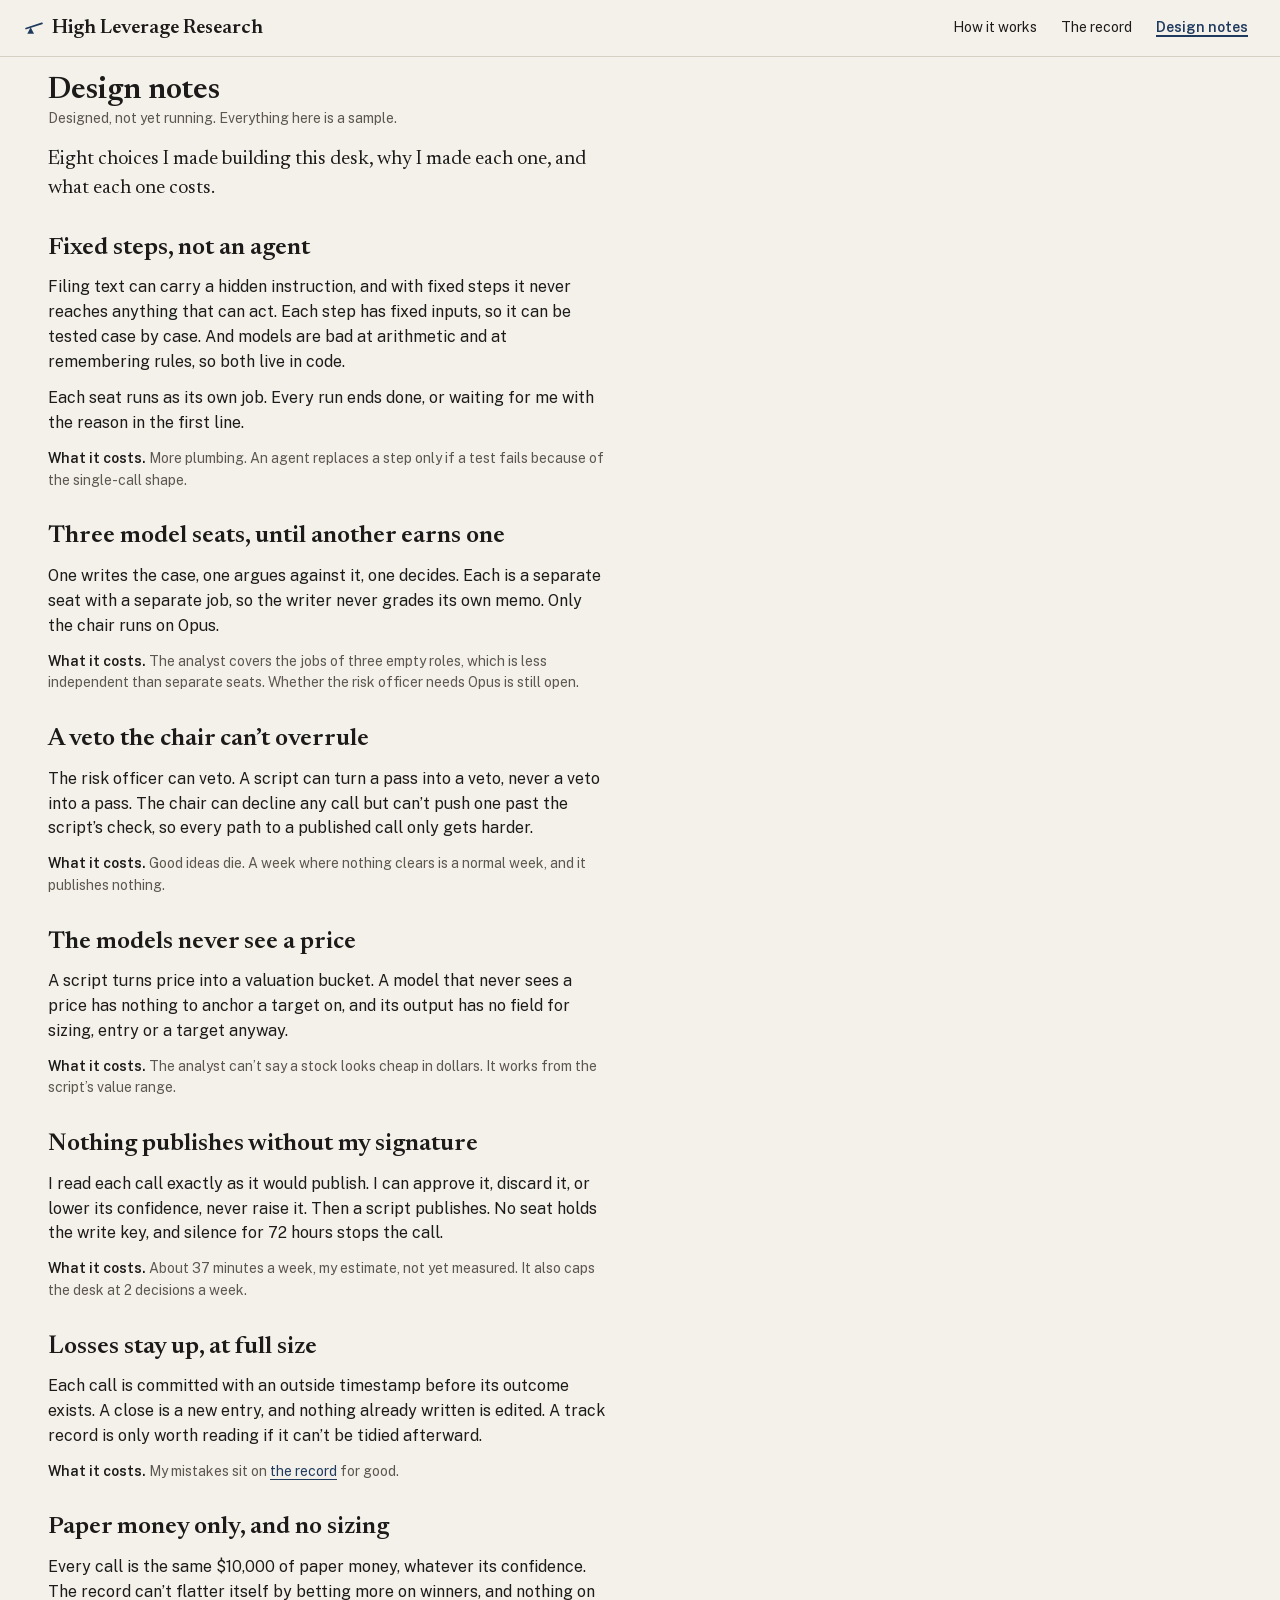
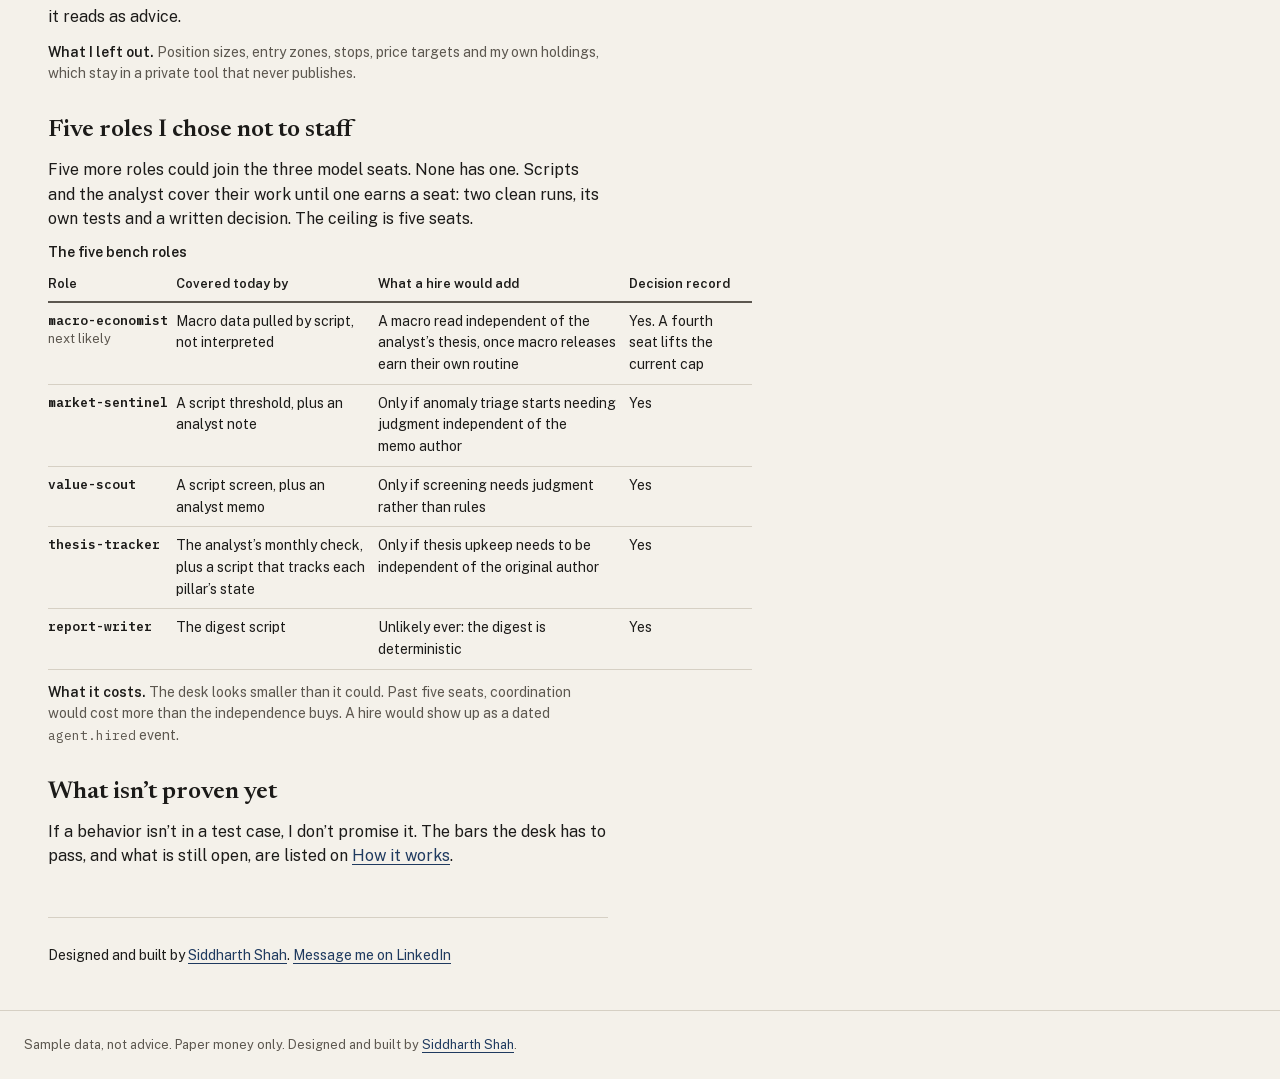
<file: docs/notes.html>
<!doctype html>
<html lang="en">
<head>
<meta charset="utf-8">
<meta name="viewport" content="width=device-width,initial-scale=1">
<meta name="color-scheme" content="light dark">
<title>Design notes · High Leverage Research</title>
<meta name="description" content="Eight choices behind an AI investment research desk that is designed but not yet running: why I made each one, and what it costs. Paper money only.">
<meta property="og:type" content="website">
<meta property="og:title" content="Design notes · High Leverage Research">
<meta property="og:description" content="The choices behind the desk, why I made them and what each costs. Paper money, designed but not yet running.">
<meta property="og:url" content="https://research.siddharthshah.me/notes.html">
<meta property="og:image" content="https://research.siddharthshah.me/assets/og.png?v=90e436eb">
<meta property="og:image:width" content="1200">
<meta property="og:image:height" content="630">
<meta property="og:image:alt" content="An isometric two-floor office. Sidd, the portfolio manager, stamps a call approved at his desk.">
<meta name="twitter:card" content="summary_large_image">
<link rel="canonical" href="https://research.siddharthshah.me/notes.html">
<link rel="icon" href="assets/favicon.svg?v=e6431b43" type="image/svg+xml">
<link rel="stylesheet" href="assets/fonts.css?v=cc6ba290">
<link rel="stylesheet" href="assets/tokens.css?v=758c9adf">
<link rel="stylesheet" href="assets/site.css?v=77429205">
</head>

<body>
<a class="skip" href="#main">Skip to content</a>
<header class="bar">
  <p class="mark"><a href="index.html"><svg class="lever" viewBox="0 0 24 24" width="20" height="20" aria-hidden="true"><path d="M2.5 12.6 21.5 6.4" stroke="currentColor" stroke-width="2.2" stroke-linecap="round" fill="none"/><path d="M8 11 4 19h8z" fill="currentColor"/></svg><span>High Leverage Research</span></a></p>
  <button type="button" class="menu" aria-expanded="false" aria-controls="sitenav">Menu</button>
  <nav aria-label="Site" id="sitenav">
    <ul>
      <li><a href="desk.html">How it works</a></li>
      <li><a href="record.html">The record</a></li>
      <li><a href="notes.html" aria-current="page">Design notes</a></li>
    </ul>
  </nav>
</header>

<main id="main" class="wrap how notes" tabindex="-1">
<header class="hd">
  <h1>Design notes</h1>
  <p class="preview" role="note">Designed, not yet running. Everything here is a sample.</p>
  <p class="lede">Eight choices I made building this desk, why I made each one, and what each one costs.</p>
</header>

<section class="blk txt" id="why" aria-labelledby="h-why"><span id="workflows" class="old-anchor"></span>
  <h2 id="h-why">Fixed steps, not an agent</h2>
  <p>Filing text can carry a hidden instruction, and with fixed steps it never reaches anything that can act. Each step has fixed inputs, so it can be tested case by case. And models are bad at arithmetic and at remembering rules, so both live in code.</p>
  <p>Each seat runs as its own job. Every run ends done, or waiting for me with the reason in the first line.</p>
  <p class="cost"><b>What it costs.</b> More plumbing. An agent replaces a step only if a test fails because of the single-call shape.</p>
</section>

<section class="blk txt" id="seats" aria-labelledby="h-seats">
  <h2 id="h-seats">Three model seats, until another earns one</h2>
  <p>One writes the case, one argues against it, one decides. Each is a separate seat with a separate job, so the writer never grades its own memo. Only the chair runs on Opus.</p>
  <p class="cost"><b>What it costs.</b> The analyst covers the jobs of three empty roles, which is less independent than separate seats. Whether the risk officer needs Opus is still open.</p>
</section>

<section class="blk txt" id="veto" aria-labelledby="h-veto">
  <h2 id="h-veto">A veto the chair can&rsquo;t overrule</h2>
  <p>The risk officer can veto. A script can turn a pass into a veto, never a veto into a pass. The chair can decline any call but can&rsquo;t push one past the script&rsquo;s check, so every path to a published call only gets harder.</p>
  <p class="cost"><b>What it costs.</b> Good ideas die. A week where nothing clears is a normal week, and it publishes nothing.</p>
</section>

<section class="blk txt" id="price" aria-labelledby="h-price">
  <h2 id="h-price">The models never see a price</h2>
  <p>A script turns price into a valuation bucket. A model that never sees a price has nothing to anchor a target on, and its output has no field for sizing, entry or a target anyway.</p>
  <p class="cost"><b>What it costs.</b> The analyst can&rsquo;t say a stock looks cheap in dollars. It works from the script&rsquo;s value range.</p>
</section>

<section class="blk txt" id="signature" aria-labelledby="h-sig">
  <h2 id="h-sig">Nothing publishes without my signature</h2>
  <p>I read each call exactly as it would publish. I can approve it, discard it, or lower its confidence, never raise it. Then a script publishes. No seat holds the write key, and silence for 72 hours stops the call.</p>
  <p class="cost"><b>What it costs.</b> About 37 minutes a week, my estimate, not yet measured. It also caps the desk at 2 decisions a week.</p>
</section>

<section class="blk txt" id="losses" aria-labelledby="h-loss">
  <h2 id="h-loss">Losses stay up, at full size</h2>
  <p>Each call is committed with an outside timestamp before its outcome exists. A close is a new entry, and nothing already written is edited. A track record is only worth reading if it can&rsquo;t be tidied afterward.</p>
  <p class="cost"><b>What it costs.</b> My mistakes sit on <a href="record.html">the record</a> for good.</p>
</section>

<section class="blk txt" id="paper" aria-labelledby="h-paper">
  <h2 id="h-paper">Paper money only, and no sizing</h2>
  <p>Every call is the same $10,000 of paper money, whatever its confidence. The record can&rsquo;t flatter itself by betting more on winners, and nothing on it reads as advice.</p>
  <p class="cost"><b>What I left out.</b> Position sizes, entry zones, stops, price targets and my own holdings, which stay in a private tool that never publishes.</p>
</section>

<section class="blk txt" id="bench" aria-labelledby="h-bench">
  <h2 id="h-bench">Five roles I chose not to staff</h2>
  <p>Five more roles could join the three model seats. None has one. Scripts and the analyst cover their work until one earns a seat: two clean runs, its own tests and a written decision. The ceiling is five seats.</p>
  <div class="tw" role="region" aria-labelledby="cap-o" tabindex="0">
  <table>
    <caption id="cap-o">The five bench roles</caption>
    <thead><tr><th scope="col">Role</th><th scope="col">Covered today by</th><th scope="col">What a hire would add</th><th scope="col">Decision record</th></tr></thead>
    <tbody>
      <tr><th scope="row" class="mono">macro-economist<span class="sub">next likely</span></th><td>Macro data pulled by script, not interpreted</td><td>A macro read independent of the analyst&rsquo;s thesis, once macro releases earn their own routine</td><td>Yes. A fourth seat lifts the current cap</td></tr>
      <tr><th scope="row" class="mono">market-sentinel</th><td>A script threshold, plus an analyst note</td><td>Only if anomaly triage starts needing judgment independent of the memo author</td><td>Yes</td></tr>
      <tr><th scope="row" class="mono">value-scout</th><td>A script screen, plus an analyst memo</td><td>Only if screening needs judgment rather than rules</td><td>Yes</td></tr>
      <tr><th scope="row" class="mono">thesis-tracker</th><td>The analyst&rsquo;s monthly check, plus a script that tracks each pillar&rsquo;s state</td><td>Only if thesis upkeep needs to be independent of the original author</td><td>Yes</td></tr>
      <tr><th scope="row" class="mono">report-writer</th><td>The digest script</td><td>Unlikely ever: the digest is deterministic</td><td>Yes</td></tr>
    </tbody>
  </table>
  </div>
  <p class="cost"><b>What it costs.</b> The desk looks smaller than it could. Past five seats, coordination would cost more than the independence buys. A hire would show up as a dated <code>agent.hired</code> event.</p>
</section>

<section class="blk txt" id="unproven" aria-labelledby="h-un">
  <h2 id="h-un">What isn&rsquo;t proven yet</h2>
  <p>If a behavior isn&rsquo;t in a test case, I don&rsquo;t promise it. The bars the desk has to pass, and what is still open, are listed on <a href="desk.html#open">How it works</a>.</p>
</section>

<p class="colophon">Designed and built by <a href="https://siddharthshah.me">Siddharth Shah</a>. <a href="https://www.linkedin.com/in/iamsiddharthshah">Message me on LinkedIn</a></p>
</main>

<footer class="foot">
  <p>Sample data, not advice. Paper money only. Designed and built by <a href="https://siddharthshah.me">Siddharth Shah</a>.</p>
</footer>
<script src="assets/nav.js?v=57650d35"></script>
</body>
</html>
</file>
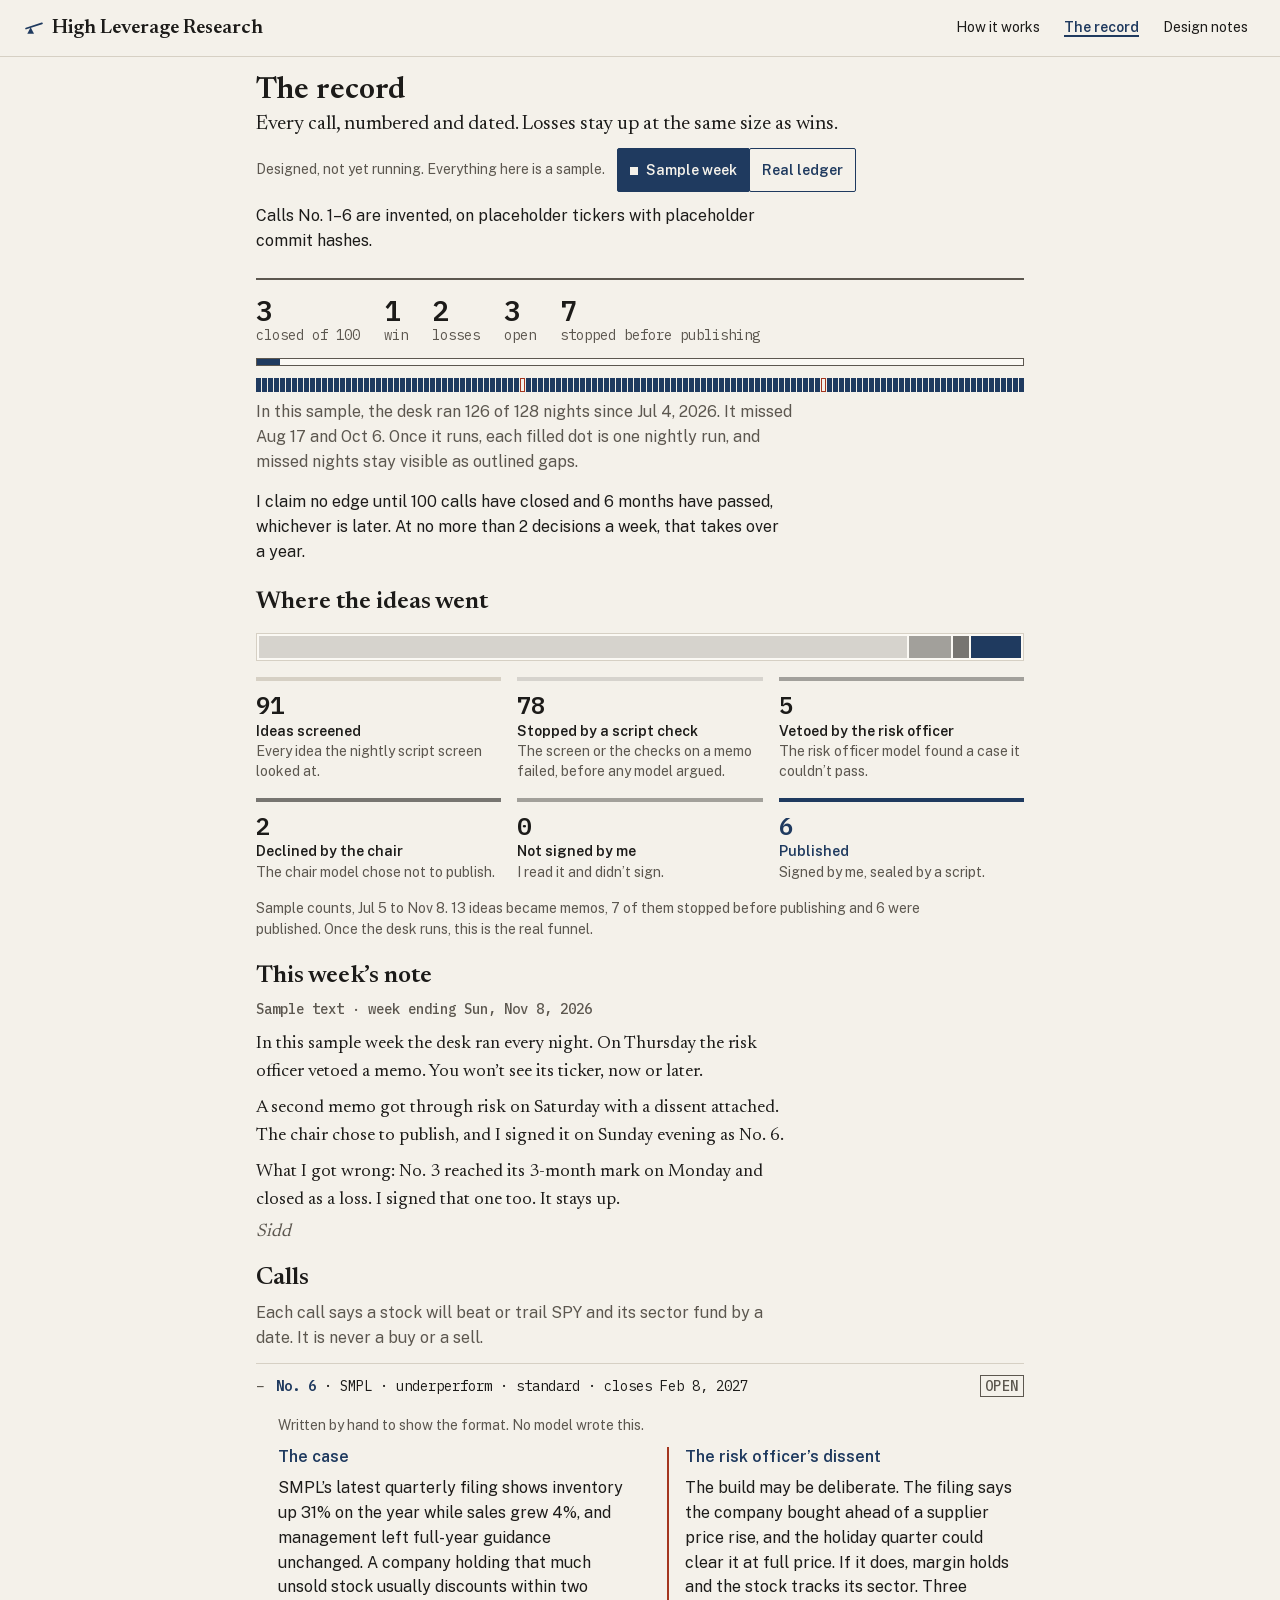
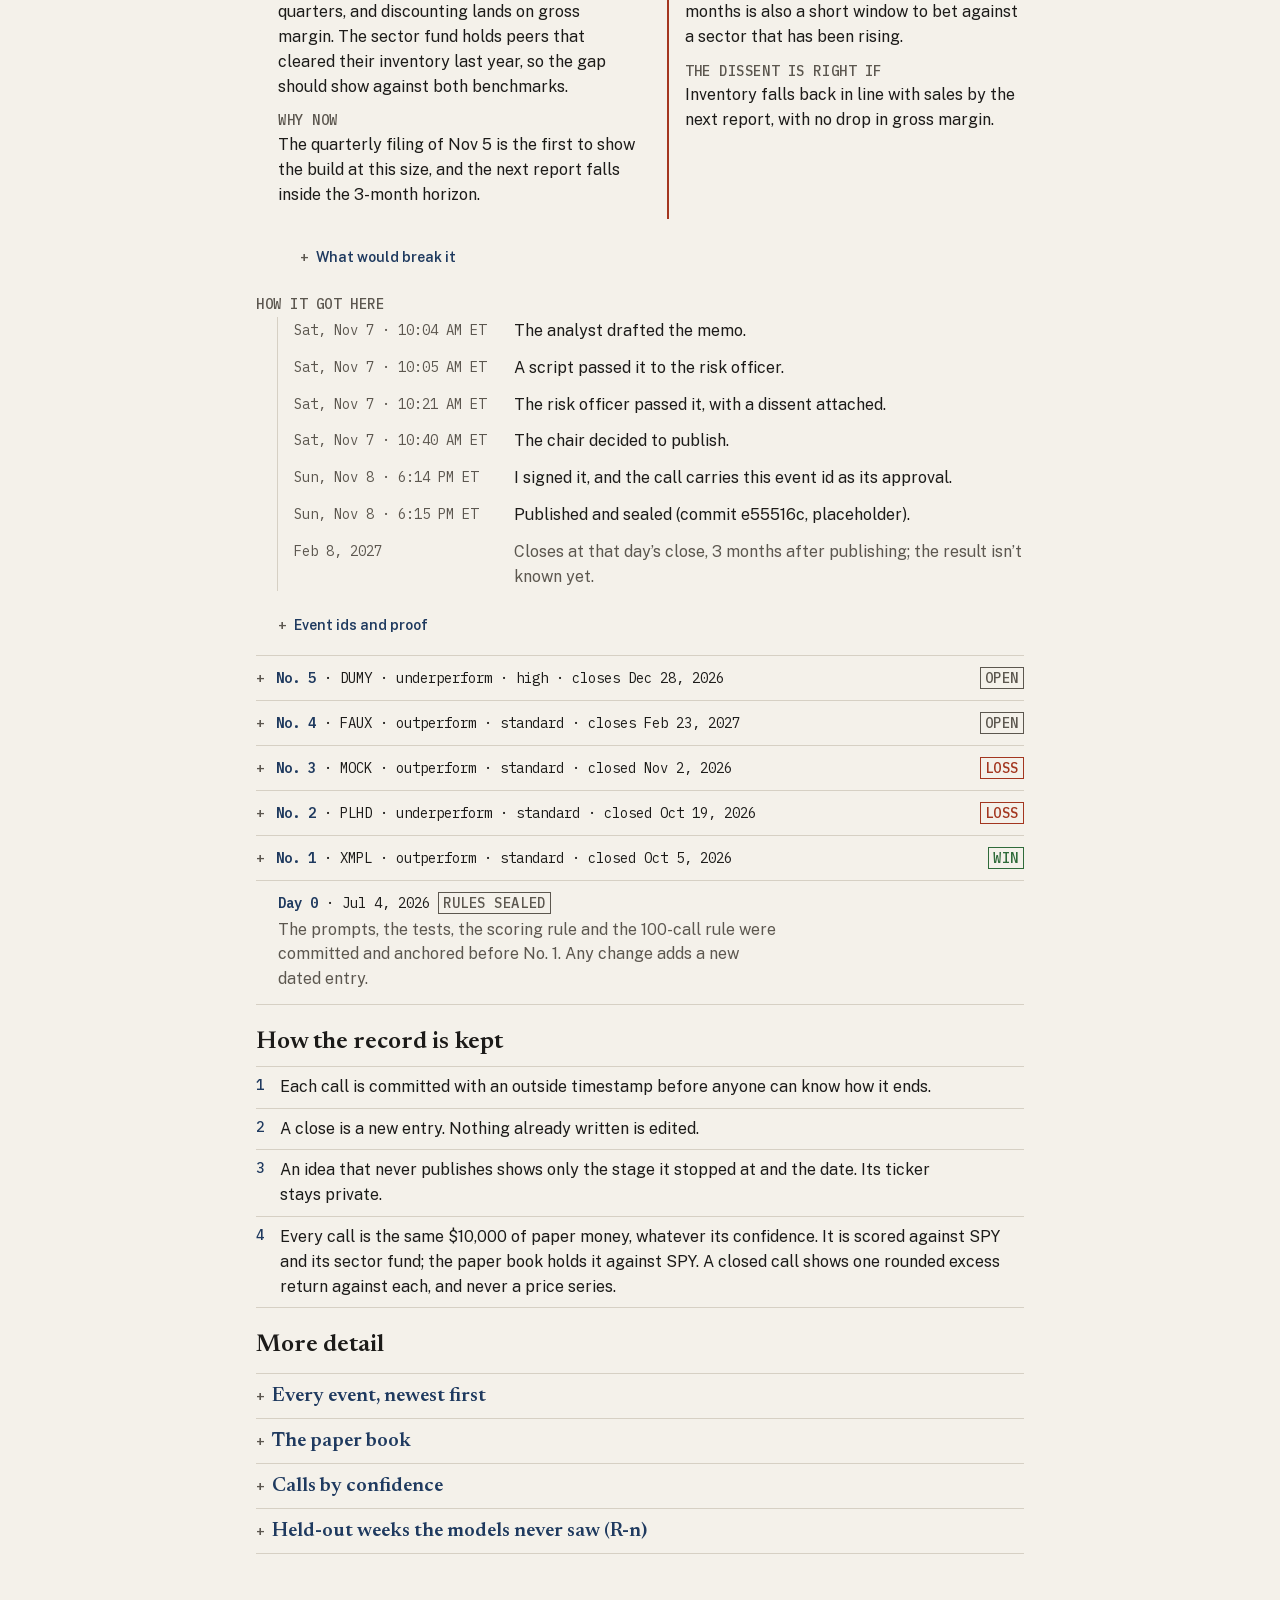
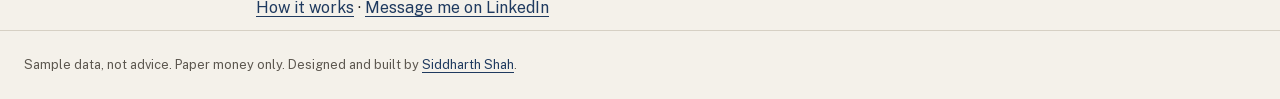
<file: docs/record.html>
<!doctype html>
<html lang="en" data-state="sample">
<head>
<meta charset="utf-8">
<meta name="viewport" content="width=device-width,initial-scale=1">
<meta name="color-scheme" content="light dark">
<title>The record · High Leverage Research</title>
<meta name="description" content="Every call the desk makes, numbered and dated, with a weekly note, a scoreboard and a nightly heartbeat. Opens on a labeled sample week; the real ledger is still empty.">
<meta property="og:type" content="website">
<meta property="og:title" content="The record · High Leverage Research">
<meta property="og:description" content="Every call, numbered and dated. Losses stay up at the same size as wins. Sample week today.">
<meta property="og:url" content="https://research.siddharthshah.me/record.html">
<meta property="og:image" content="https://research.siddharthshah.me/assets/og.png?v=90e436eb">
<meta property="og:image:width" content="1200">
<meta property="og:image:height" content="630">
<meta property="og:image:alt" content="An isometric two-floor office. Sidd, the portfolio manager, stamps a call approved at his desk.">
<meta name="twitter:card" content="summary_large_image">
<link rel="icon" href="assets/favicon.svg?v=e6431b43" type="image/svg+xml">
<link rel="stylesheet" href="assets/fonts.css?v=cc6ba290">
<link rel="stylesheet" href="assets/tokens.css?v=758c9adf">
<link rel="stylesheet" href="assets/site.css?v=77429205">
<link rel="stylesheet" href="assets/record.css?v=cd956db9">
<link rel="stylesheet" href="assets/funnel.css?v=c0f4f4ca">
</head>
<body>
<a class="skip" href="#main">Skip to content</a>
<header class="bar">
  <p class="mark"><a href="index.html"><svg class="lever" viewBox="0 0 24 24" width="20" height="20" aria-hidden="true"><path d="M2.5 12.6 21.5 6.4" stroke="currentColor" stroke-width="2.2" stroke-linecap="round" fill="none"/><path d="M8 11 4 19h8z" fill="currentColor"/></svg><span>High Leverage Research</span></a></p>
  <button type="button" class="menu" aria-expanded="false" aria-controls="sitenav">Menu</button>
  <nav aria-label="Site" id="sitenav">
    <ul>
      <li><a href="desk.html">How it works</a></li>
      <li><a href="record.html" aria-current="page">The record</a></li>
      <li><a href="notes.html">Design notes</a></li>
    </ul>
  </nav>
</header>

<main id="main" class="wrap rec" tabindex="-1">
<header class="hd">
  <h1>The record</h1>
  <p class="tagline">Every call, numbered and dated. Losses stay up at the same size as wins.</p>
  <div class="bar1">
    <span class="preview sw" role="note">Designed, not yet running. Everything here is a sample.</span>
    <span class="preview d0">Real ledger &middot; empty</span>
    <div class="tog" role="group" aria-label="Show the record as">
      <button type="button" data-set="sample" aria-pressed="true">Sample week</button>
      <button type="button" data-set="day0" aria-pressed="false">Real ledger</button>
    </div>
  </div>
  <p class="sw" data-gap="3">Calls No.&nbsp;1&ndash;6 are invented, on placeholder tickers with placeholder commit hashes.</p>
  <p class="d0" data-gap="3">The desk isn&rsquo;t running, so there are no calls yet.</p>
</header>

<section class="blk strip" aria-label="Scoreboard and heartbeat">
  <p class="score" id="score"></p>
  <div class="meter" aria-hidden="true"><i id="meter"></i></div>
  <div class="beat" id="beat" aria-hidden="true"></div>
  <p class="run" id="beat-note">No nights yet. The first dot appears the night after day&nbsp;0.</p>
  <p class="claim">I claim no edge until 100 calls have closed and 6 months have passed, whichever is later. At no more than 2 decisions a week, that takes over a year.</p>
</section>

<section class="blk sw" aria-labelledby="h-fn">
  <h2 id="h-fn">Where the ideas went</h2>
  <div data-funnel></div>
</section>

<section class="blk" aria-labelledby="h-note">
  <h2 id="h-note">This week&rsquo;s note</h2>
  <div class="note sw">
    <p class="note-lbl">Sample text &middot; week ending Sun, Nov 8, 2026</p>
    <p>In this sample week the desk ran every night. On Thursday the risk officer vetoed a memo. You won&rsquo;t see its ticker, now or later.</p>
    <p>A second memo got through risk on Saturday with a dissent attached. The chair chose to publish, and I signed it on Sunday evening as No.&nbsp;6.</p>
    <p>What I got wrong: No.&nbsp;3 reached its 3-month mark on Monday and closed as a loss. I signed that one too. It stays up.</p>
    <p class="note-by">Sidd</p>
  </div>
  <p class="empty d0">No note yet. The first one goes out with the first Sunday batch, and it covers the process, never the stocks.</p>
</section>

<section class="blk" id="calls" aria-labelledby="h-l">
  <h2 id="h-l">Calls</h2>
  <p class="muted">Each call says a stock will beat or trail SPY and its sector fund by a date. It is never a buy or a sell.</p>
  <ol class="calls" id="calllist"></ol>
</section>

<section class="blk" aria-labelledby="h-rules">
  <h2 id="h-rules">How the record is kept</h2>
  <ol class="rules">
    <li>Each call is committed with an outside timestamp before anyone can know how it ends.</li>
    <li>A close is a new entry. Nothing already written is edited.</li>
    <li>An idea that never publishes shows only the stage it stopped at and the date. Its ticker stays private.</li>
    <li>Every call is the same $10,000 of paper money, whatever its confidence. It is scored against SPY and its sector fund; the paper book holds it against SPY. A closed call shows one rounded excess return against each, and never a price series.</li>
  </ol>
</section>

<section class="blk more" aria-labelledby="h-more">
  <h2 id="h-more">More detail</h2>

  <details class="dt" id="feed">
    <summary>Every event, newest first</summary>
    <div class="dt-body">
      <div class="tlctl sw" id="tlctl">
        <button type="button" class="btn" id="b-earlier" aria-expanded="false" aria-controls="weeks">Show 18 earlier weeks</button>
        <button type="button" class="btn" id="b-routine" aria-pressed="false">Show routine events</button>
        <span class="muted" id="tl-note" role="status">Showing the sample week, Nov 2&ndash;8, 2026.</span>
      </div>
      <p class="empty d0">No events yet. The real feed is empty.</p>
      <p class="sw">Each night the desk runs is one dated event with no tickers in it.</p>
      <ol class="weeks sw" id="weeks"></ol>
      <h3 class="sub">How the event feed works</h3>
      <p>The homepage office replays a public event feed called <code>events.v1</code>. The same <a href="desk.html#scripts">scripts</a> that write the ledger write it, under the same checks, and it&rsquo;s append-only. Each event is one JSON line, and the real feed uses the same types and fields as the sample.</p>
      <pre class="jsonl" tabindex="0">{"v":1,"id":"E-n","ts":"&lt;UTC time&gt;","type":"approval.stamped","actor":"sidd","role":null,"sha":"&lt;commit&gt;"}</pre>
      <p>Ids run in sequence, <code>E-1</code>, <code>E-2</code> and on. The actor is a script, one of the three seats, or me. A published row lists the event ids that led to it, so you can walk the chain backwards.</p>
      <ul class="plain">
        <li>A published chain&rsquo;s events ship in the same commit as its row: memo drafted, risk passed, decision made, my stamp, row published.</li>
        <li>Dropped chains stay ticker-less forever. A veto, a no from the chair or my discard shows up only as <code>chain.dropped</code>, with the stage it stopped at and a date, released in the Sunday batch.</li>
        <li>No ticker appears before publication, because showing that research is pending on a name would leak it.</li>
        <li>Events never carry model prose, filing text, my private data or anything about the restricted list.</li>
      </ul>
      <p>Every replay animation maps to one event type, and nothing replays without a published event behind it. A veto drops a card into the No tray. My signature lands as a stamp. The only other motion is set dressing: typing hands and turning heads while the week plays, and the night sky in dark mode. Today it all plays a labeled sample week on invented placeholder tickers. <a href="index.html">Watch the sample week on the homepage.</a></p>
      <details class="list sw"><summary>Show the sample week as <code>events.v1</code> lines</summary><pre class="jsonl" id="jsonl" tabindex="0"></pre></details>
    </div>
  </details>

  <details class="dt" id="book">
    <summary>The paper book</summary>
    <div class="dt-body">
      <p>The rule, set in advance: $100,000 of paper money, $10,000 per call, bought at the first official close after the call is committed and held to its horizon. An outperform call holds the stock against SPY. An underperform call holds SPY against the stock. Confidence never changes the amount. Anyone can recompute it from the ledger and public closing prices.</p>
      <p>When a call closes, the record shows one number for it: the stock&rsquo;s total return minus SPY&rsquo;s, and minus its sector fund&rsquo;s, over the same dates, rounded to 0.1%. A win needs the predicted sign against both. The record never shows a price series, daily marks or a price chart, so an open call has a status and no figure.</p>
      <p class="empty d0" data-gap="3">Nothing in the book yet. It starts at $100,000.</p>
      <div class="sw">
        <div class="tw" role="region" aria-labelledby="cap-b" tabindex="0">
        <table>
          <caption id="cap-b">Closed and open calls, sample values</caption>
          <thead><tr><th scope="col">Call</th><th scope="col">Position</th><th scope="col" class="n">Notional</th><th scope="col" class="n">Stock vs SPY</th><th scope="col" class="n">Stock vs sector fund</th><th scope="col">Status</th></tr></thead>
          <tbody id="bk"></tbody>
        </table>
        </div>
        <p class="bookline mono"><b id="bk-total"></b> Losses stay in at full size.</p>
      </div>
      <p class="muted" data-gap="2">The returns are computed from official daily closes. If the data provider objects in writing, the record drops to win or loss only.</p>
      <h3 class="sub">Broker paper mirror <span class="muted">(a rehearsal of the order path, not the record)</span></h3>
      <p>A paper brokerage account places each signed outperform call by script, in whole shares worth up to $10,000, and closes it at its horizon. Underperform calls aren&rsquo;t placed. Paper trading doesn&rsquo;t model slippage, so this shows whether the order path works, not what fills would cost. It shows a count and no return: how many calls were placed and closed by script, and how many needed a manual fix.</p>
      <p class="bookline mono d0">Broker paper mirror: nothing placed yet. Once the desk is live, this line reads &ldquo;n of n signed outperform calls placed and closed by script, 0 manual fixes.&rdquo;</p>
      <p class="bookline mono sw" id="mirror"></p>
    </div>
  </details>

  <details class="dt" id="confidence">
    <summary>Calls by confidence</summary>
    <div class="dt-body">
      <div class="tw" role="region" aria-labelledby="cap-c" tabindex="0">
      <table class="cal">
        <caption id="cap-c">Calls by confidence, as counts</caption>
        <thead><tr><th scope="col">Confidence</th><th scope="col" class="n">Calls</th><th scope="col" class="n">Closed</th><th scope="col" class="n">Wins</th><th scope="col" class="n">Losses</th></tr></thead>
        <tbody id="cal"></tbody>
      </table>
      </div>
      <p class="muted" data-gap="2" id="cal-note">Hit rate by confidence shows once 30 calls have closed. Until then, counts only.</p>
    </div>
  </details>

  <details class="dt" id="heldout">
    <summary>Held-out weeks the models never saw (R-n)</summary>
    <div class="dt-body">
      <p class="gate"><span class="preview">Held for the leakage checks</span></p>
      <p data-gap="2">A planned backtest: the same desk, run once on each week after the models&rsquo; training cutoff and before day&nbsp;0, using only data dated before that week&rsquo;s Friday. Its calls get their own numbers (R-n) and are counted, not scored, until 30 have closed. They never count toward the 100, and I don&rsquo;t sign them one by one, because I already know how those weeks ended.</p>
      <p class="empty" data-gap="2">Nothing published yet. The method and the leakage checks come first; results follow as counts.</p>
    </div>
  </details>
</section>

<p class="end"><a href="desk.html">How it works</a> <span aria-hidden="true">&middot;</span> <a href="https://www.linkedin.com/in/iamsiddharthshah">Message me on LinkedIn</a></p>
</main>

<footer class="foot">
  <p>Sample data, not advice. Paper money only. Designed and built by <a href="https://siddharthshah.me">Siddharth Shah</a>.</p>
</footer>
<script src="assets/sample.js?v=3184977b"></script>
<script src="assets/funnel.js?v=cc613f2f"></script>
<script src="assets/record.js?v=dd2a5d9c"></script>
<script src="assets/nav.js?v=57650d35"></script>
</body>
</html>
</file>
<file: docs/assets/fonts.css>
/* Self-hosted Google Fonts (SIL Open Font License 1.1), latin subset. Newsreader and Public Sans are
   variable fonts cut to weights 400-600 (Newsreader at optical size 24) with fontTools; see README. */
@font-face {
  font-family: 'IBM Plex Mono';
  font-style: normal;
  font-weight: 400;
  font-display: swap;
  src: url(fonts/ibm-plex-mono-400.woff2?v=ce5d303b) format('woff2');
  unicode-range: U+0000-00FF, U+0131, U+0152-0153, U+02BB-02BC, U+02C6, U+02DA, U+02DC, U+0304, U+0308, U+0329, U+2000-206F, U+20AC, U+2122, U+2191, U+2193, U+2212, U+2215, U+FEFF, U+FFFD;
}
@font-face {
  font-family: 'IBM Plex Mono';
  font-style: normal;
  font-weight: 500;
  font-display: swap;
  src: url(fonts/ibm-plex-mono-500.woff2?v=094fe534) format('woff2');
  unicode-range: U+0000-00FF, U+0131, U+0152-0153, U+02BB-02BC, U+02C6, U+02DA, U+02DC, U+0304, U+0308, U+0329, U+2000-206F, U+20AC, U+2122, U+2191, U+2193, U+2212, U+2215, U+FEFF, U+FFFD;
}
@font-face {
  font-family: 'IBM Plex Mono';
  font-style: normal;
  font-weight: 600;
  font-display: swap;
  src: url(fonts/ibm-plex-mono-600.woff2?v=a6b3444c) format('woff2');
  unicode-range: U+0000-00FF, U+0131, U+0152-0153, U+02BB-02BC, U+02C6, U+02DA, U+02DC, U+0304, U+0308, U+0329, U+2000-206F, U+20AC, U+2122, U+2191, U+2193, U+2212, U+2215, U+FEFF, U+FFFD;
}
@font-face {
  font-family: 'Newsreader';
  font-style: normal;
  font-weight: 400 600;
  font-display: swap;
  src: url(fonts/newsreader.woff2?v=55ca5292) format('woff2');
  unicode-range: U+0000-00FF, U+0131, U+0152-0153, U+02BB-02BC, U+02C6, U+02DA, U+02DC, U+0304, U+0308, U+0329, U+2000-206F, U+20AC, U+2122, U+2191, U+2193, U+2212, U+2215, U+FEFF, U+FFFD;
}
@font-face {
  font-family: 'Public Sans';
  font-style: normal;
  font-weight: 400 600;
  font-display: swap;
  src: url(fonts/public-sans.woff2?v=5d1d7d6c) format('woff2');
  unicode-range: U+0000-00FF, U+0131, U+0152-0153, U+02BB-02BC, U+02C6, U+02DA, U+02DC, U+0304, U+0308, U+0329, U+2000-206F, U+20AC, U+2122, U+2191, U+2193, U+2212, U+2215, U+FEFF, U+FFFD;
}
</file>
<file: docs/assets/tokens.css>
/* High Leverage Research: design tokens. Editorial ledger.
   Contrast ratios computed 2026-11-13 (WCAG relative luminance), text vs bg / surface. */
:root{
  /* type: Newsreader (display, editorial serif) / Public Sans (body) / IBM Plex Mono (ledger numbers, nameplates) */
  --font-display:"Newsreader",Georgia,"Times New Roman",serif;
  --font-body:"Public Sans",-apple-system,BlinkMacSystemFont,"Segoe UI",sans-serif;
  --font-mono:"IBM Plex Mono",ui-monospace,Menlo,monospace;
  /* scale 1.25, base 16px */
  --fs-xs:.8rem;--fs-sm:.875rem;--fs-base:1rem;--fs-lg:1.25rem;--fs-xl:1.563rem;--fs-2xl:1.953rem;
  --lh-body:1.55;--lh-tight:1.15;
  /* space: 4px base */
  --s1:4px;--s2:8px;--s3:12px;--s4:16px;--s5:24px;--s6:32px;--s7:48px;
  --radius:2px;          /* ledger paper, nearly square; pixels stay square */
  --touch:44px;
  /* light (paper) */
  --bg:#F4F1EA; --surface:#FBF9F4; --line:#D6D0C4;
  --text:#1C1B19;   /* 15.26 / 16.36 */
  --muted:#5C574F;  /* 6.35 / 6.81  also station outlines (non-text >=3:1) */
  --ink:#1F3A5F;    /* 10.18 / 10.91  approve stamp, links, focus ring */
  --win:#2F6B3A;    /* 5.67 / 6.08 */
  --loss:#A3361F;   /* 6.00 / 6.43  also the No tray */
  --warn:#7A4F00; --warn-bg:#F3E6C8; /* 5.76  "design preview" label */
  --seat:#2F64C4; --on-seat:#fff; /* model-seat marker: badge square, station number */
  --scrim:#141413; /* the spotlight dim over the office on How it works */
}
@media (prefers-color-scheme:dark){:root{
  --bg:#141413; --surface:#1D1C1A; --line:#3A3833;
  --text:#ECE8DF;   /* 15.08 / 13.93 */
  --muted:#A39E93;  /* 6.91 / 6.38 */
  --ink:#9DB8DD;    /* 9.07 / 8.38 */
  --win:#8FC79B;    /* 9.49 / 8.77 */
  --loss:#EE9A84;   /* 8.42 / 7.78 */
  --warn:#E9C46A; --warn-bg:#3A2E12; /* 7.96 */
  --seat:#8FB0EA; --on-seat:#141413;
}}
/* Rules: no gradients, no glass, no shadows except a 1px ink focus ring; wins and losses share size and weight. */
</file>
<file: docs/assets/site.css>
/* High Leverage Research design preview. Tokens in tokens.css (contrast computed there).
   No gradients, glass or shadows, except the scroll fade on a phone's tab row. The 1px-plus ink focus ring is the only outline effect. */
*{box-sizing:border-box}
[hidden]{display:none!important}
html{-webkit-text-size-adjust:100%;color-scheme:light dark}
body{margin:0;background:var(--bg);color:var(--text);font:var(--fs-base)/var(--lh-body) var(--font-body)}
a{color:var(--ink);text-underline-offset:3px}
:focus-visible{outline:2px solid var(--ink);outline-offset:2px}
h1,h2,h3,h4,p{margin:0}
h1,h2,h3{font-family:var(--font-display);line-height:var(--lh-tight);font-weight:600}
h1{font-size:var(--fs-2xl)}
h2{font-size:var(--fs-xl)}
h3{font-size:var(--fs-base)}
code{font:var(--fs-xs) var(--font-mono)}
.sr{position:absolute;width:1px;height:1px;overflow:hidden;clip:rect(0 0 0 0);white-space:nowrap}
.skip{position:absolute;left:var(--s2);top:-200px;background:var(--surface);color:var(--ink);padding:var(--s3);border:2px solid var(--ink);z-index:3}
.skip:focus{top:var(--s2)}
.wrap{max-width:40rem;margin:0 auto;padding:0 var(--s4)}
.muted{color:var(--muted)}
.small{font-size:var(--fs-sm)}
/* no one-word last lines: balance short display lines, let body text pick its own breaks */
h1,h2,h3,summary,.btn{text-wrap:balance}
p,li,dd,td{text-wrap:pretty}
.xs{font-size:var(--fs-xs)}
.mono{font-family:var(--font-mono)}

/* site header, shared by every page (same bar as the homepage) */
.bar{display:flex;align-items:center;justify-content:space-between;gap:var(--s3);flex-wrap:wrap;padding:0 var(--s5);border-bottom:1px solid var(--line)}
.mark{font:600 var(--fs-lg)/1 var(--font-display)}
.mark a{display:inline-flex;align-items:center;gap:var(--s2);min-height:56px;color:var(--text);text-decoration:none}
.lever{flex:none;display:block;color:var(--ink)}
.bar ul{list-style:none;margin:0;padding:0;display:flex;gap:var(--s2)}
.bar nav a{display:inline-flex;align-items:center;min-height:var(--touch);padding:0 var(--s2);font-size:var(--fs-sm);color:var(--text);text-decoration:none}
.bar nav a:hover{text-decoration:underline}
.menu{display:none}
.bar nav a[aria-current=page]{color:var(--ink);font-weight:600;text-decoration:underline;text-decoration-thickness:2px}
.foot{padding:var(--s3) var(--s5);border-top:1px solid var(--line);font-size:var(--fs-xs);color:var(--muted)}
.foot a{display:inline-flex;align-items:center;min-height:var(--touch)}
@media (max-width:640px){
  .bar{padding:0 var(--s4);row-gap:0}
  .mark{font-size:1.1rem}
  .mark a{min-height:48px}
  .bar{flex-wrap:wrap}
  .menu{display:inline-flex;align-items:center;min-height:var(--touch);padding:0 var(--s3);background:transparent;color:var(--ink);border:1px solid var(--line);border-radius:var(--radius);font:600 var(--fs-sm)/1 var(--font-body)}
  .bar nav{display:none;width:100%;padding-bottom:var(--s2)}
  .bar.open nav{display:block}
  .bar ul{gap:0;margin-left:calc(-1 * var(--s2))}
  .foot{padding:var(--s3) var(--s4)}
}

/* header block */
.hd{padding-top:var(--s4)}
.tagline{margin-top:var(--s1);font:400 var(--fs-lg)/var(--lh-tight) var(--font-display)}
.bar1{display:flex;flex-wrap:wrap;gap:var(--s2) var(--s3);align-items:center;margin-top:var(--s3)}
.preview{margin:0;color:var(--muted);font:400 var(--fs-sm)/1.4 var(--font-body)}
.tog{display:flex}
.tog button,.btn{min-height:var(--touch);min-width:var(--touch);padding:0 var(--s3);background:transparent;color:var(--ink);border:1px solid var(--ink);font:600 var(--fs-sm)/1 var(--font-body);cursor:pointer;border-radius:var(--radius)}
.tog button+button{margin-left:-1px}
.tog button[aria-pressed=true]{background:var(--ink);color:var(--bg)}
.tog button[aria-pressed=true]::before{content:"";display:inline-block;width:8px;height:8px;background:currentColor;margin-right:var(--s2)}
.btn:disabled{color:var(--muted);border-color:var(--muted);border-style:dashed;cursor:default}

/* sections */
section.blk{margin-top:var(--s5)}

.steps{margin:var(--s3) 0 0;padding-left:var(--s5);font-size:var(--fs-sm)}
.steps li{margin-bottom:var(--s2)}
.steps li[aria-current]{font-weight:600;color:var(--ink)}
details.list summary{min-height:var(--touch);display:flex;align-items:center;cursor:pointer;font-size:var(--fs-sm);color:var(--ink)}

.meter{height:8px;margin:var(--s2) 0 0;border:1px solid var(--muted);background:var(--surface)}
.meter i{display:block;height:100%;background:var(--ink)}
.bookline{margin-top:var(--s2);font-size:var(--fs-sm)}


.lede{font:400 var(--fs-lg)/1.4 var(--font-display)}


/* tables */
.tw{overflow-x:auto;margin-top:var(--s3)}
.tw:focus-visible{outline-offset:-2px}
table{width:100%;border-collapse:collapse;font-size:var(--fs-sm)}
caption{text-align:left;font:600 var(--fs-sm) var(--font-body);padding-bottom:var(--s2)}
th,td{text-align:left;padding:var(--s2) var(--s2) var(--s2) 0;border-bottom:1px solid var(--line);vertical-align:top}
thead th{border-bottom:2px solid var(--muted);font:600 var(--fs-xs)/1.3 var(--font-body)}
td.n,th.n{font-family:var(--font-mono);text-align:right}
td.mono,th.mono{font-family:var(--font-mono);font-size:var(--fs-xs)}
.res{font-weight:600}
.empty{color:var(--muted);font-size:var(--fs-sm)}

/* timeline (single rail, newest first) */
.weeks{list-style:none;margin:0;padding:0}
.wk{margin-top:var(--s5)}
.wk h3{font:600 var(--fs-sm)/1.3 var(--font-body);padding-bottom:var(--s2);border-bottom:2px solid var(--muted)}
.rail{list-style:none;margin:0;padding:0}
.rail li{display:grid;grid-template-columns:7.5rem 1fr;gap:var(--s3);padding:var(--s2) 0;border-bottom:1px solid var(--line);font-size:var(--fs-sm)}
.rail time{font:var(--fs-xs)/1.5 var(--font-mono);color:var(--muted)}
.rail code{display:inline-block;margin-right:var(--s2);color:var(--ink)}
.rail .who{font:var(--fs-xs)/1.4 var(--font-mono);color:var(--muted);margin-top:2px}
.rail .big{font-weight:600}
.rail .tag{display:inline-block;font:500 var(--fs-xs)/1.3 var(--font-mono);text-transform:uppercase;border:1px solid currentColor;padding:0 var(--s1);margin-right:var(--s2)}
.rail .t-call{color:var(--ink)}.rail .t-stamp{color:var(--ink)}.rail .t-drop{color:var(--muted);border-style:dashed}.rail .t-win{color:var(--win)}.rail .t-loss{color:var(--loss)}
pre.jsonl{overflow-x:auto;font:var(--fs-xs)/1.5 var(--font-mono);background:var(--surface);border:1px solid var(--line);padding:var(--s3);margin:var(--s2) 0 0}

/* state switching */
:root[data-state=day0] .sw,:root[data-state=sample] .d0{display:none!important}

@media (prefers-reduced-motion:reduce){*{animation:none!important;transition:none!important}}
td .sub{display:block;font-size:var(--fs-xs);color:var(--muted)}
td b{font-weight:600}
th.mono{white-space:nowrap}
[data-gap="2"]{margin-top:var(--s2)}[data-gap="3"]{margin-top:var(--s3)}[data-gap="5"]{margin-top:var(--s5)}
#meter{width:0}
.btn:hover:not(:disabled),.tog button:hover{background:var(--surface);text-decoration:underline}
.tog button[aria-pressed=true]:hover{background:var(--ink)}
details.list summary:hover{text-decoration:underline}

/* record timeline controls */
.tlctl{display:flex;flex-wrap:wrap;gap:var(--s2) var(--s3);align-items:center;margin-top:var(--s3)}
.tlctl .btn[aria-pressed=true],.tlctl .btn[aria-expanded=true]{background:var(--ink);color:var(--bg)}
.tlctl .btn[aria-pressed=true]:hover,.tlctl .btn[aria-expanded=true]:hover{background:var(--ink)}
.btn:focus-visible,.tog button:focus-visible{outline:2px solid var(--ink);outline-offset:3px}

th .sub{display:block;font:400 var(--fs-xs)/1.3 var(--font-body);color:var(--muted)}

/* ---------- How it works: one call as tabs over the office (seats.js) ----------
   Without JS every card is listed in order and the office stays hidden. */
.sc-tabs,.sc-stage,.sc-next{display:none}
/* Tabs: one scrolling row on a phone (snap, with a fade at the edge that still has more), wrapping rows from 640px, one row on a desktop.
   1px gaps over the line colour draw the rules. */
.js-seats .sc-tabs{display:flex;position:relative;margin-top:var(--s3);gap:1px;background:var(--line);border:1px solid var(--line);overflow-x:auto;scroll-snap-type:x mandatory;scrollbar-width:none}
.js-seats .sc-tabs::-webkit-scrollbar{display:none}
.js-seats .sc-tabs.more-r{-webkit-mask-image:linear-gradient(to right,#000 calc(100% - 40px),transparent);mask-image:linear-gradient(to right,#000 calc(100% - 40px),transparent)}
.js-seats .sc-tabs.more-l.more-r{-webkit-mask-image:linear-gradient(to right,transparent,#000 40px,#000 calc(100% - 40px),transparent);mask-image:linear-gradient(to right,transparent,#000 40px,#000 calc(100% - 40px),transparent)}
.js-seats .sc-tabs.more-l:not(.more-r){-webkit-mask-image:linear-gradient(to right,transparent,#000 40px);mask-image:linear-gradient(to right,transparent,#000 40px)}
.sc-tabs [role=tab]{flex:0 0 auto;display:inline-flex;align-items:baseline;gap:.4em;min-height:48px;padding:var(--s2) var(--s4);background:var(--bg);border:0;color:var(--text);font:600 var(--fs-sm)/1.2 var(--font-body);white-space:nowrap;text-align:left;cursor:pointer;scroll-snap-align:start}
.sc-tabs [role=tab] small{font:500 var(--fs-xs)/1.2 var(--font-mono);color:var(--muted)}
.sc-tabs [role=tab] small::after{content:" \00B7"}
.sc-tabs [role=tab]:hover{text-decoration:underline}
.sc-tabs [role=tab][aria-selected=true]{background:var(--text);color:var(--bg)}
.sc-tabs [role=tab][aria-selected=true] small{color:var(--bg)}
.sc-tabs [role=tab]:focus-visible{outline:2px solid var(--ink);outline-offset:-4px}
@media (min-width:640px){.js-seats .sc-tabs{flex-wrap:wrap;overflow:visible;scroll-snap-type:none;-webkit-mask-image:none!important;mask-image:none!important}.sc-tabs [role=tab]{flex:1 1 auto;min-height:56px}}
.sc-grid{display:grid;grid-template-columns:minmax(0,1fr);gap:var(--s4);margin-top:var(--s4);align-items:start}
.sc-grid>*{min-width:0}
.js-seats .sc-fig{display:block}
.js-seats .sc-stage{display:block;position:relative;aspect-ratio:16/10;border:1px solid var(--line);background:var(--surface);overflow:hidden;contain:paint}
@media (max-width:639.98px){.sc-panels{order:1}.sc-fig{order:2}}
@media (min-width:64rem){.js-seats .sc-grid{grid-template-columns:minmax(0,1.35fr) minmax(0,1fr)}.js-seats .sc-fig{position:sticky;top:var(--s4)}}
.sc-floor,.sc-floor svg{display:block;width:100%;height:100%}
.sc-lab{position:absolute;left:var(--s2);top:var(--s2);padding:4px 8px;background:var(--text);color:var(--bg);font:600 var(--fs-xs)/1.3 var(--font-mono)}
.sc-dim{fill:var(--scrim);opacity:.45}
.sc-panels{display:grid;grid-template-columns:minmax(0,1fr);gap:var(--s4);min-width:0}
.sc{display:flex;flex-direction:column;gap:var(--s2);min-width:0;padding:var(--s4);background:var(--surface);border:1px solid var(--line);border-radius:var(--radius);scroll-margin-top:var(--s5)}
.sc:focus-visible{outline:2px solid var(--ink);outline-offset:2px}
.sc-badge{align-self:flex-start;display:inline-flex;align-items:center;gap:6px;padding:5px 8px;border:1px solid var(--line);font:500 var(--fs-xs)/1 var(--font-mono);text-transform:uppercase;letter-spacing:.04em;color:var(--text)}
.sc-badge i{display:inline-block;width:10px;height:10px;flex:none}
.b-model i{background:var(--seat)}.b-human i{background:var(--ink);border-radius:50%}.b-script i{background:var(--muted)}
.sc h3{display:flex;flex-wrap:wrap;align-items:baseline;gap:var(--s2);margin:0;font:600 var(--fs-xl)/1.15 var(--font-display)}
.sc-no{padding:4px 6px;border-radius:2px;background:var(--seat);color:var(--on-seat);font:600 var(--fs-xs)/1 var(--font-mono)}
#pm .sc-no{background:var(--text);color:var(--bg)}
.js-seats .sc-next{display:inline-flex;align-items:center;justify-content:center;align-self:flex-start;min-height:var(--touch);margin-top:var(--s2)}
.sc-job{margin:0}
.sc-facts{display:grid;grid-template-columns:6rem minmax(0,1fr);gap:6px var(--s3);margin:var(--s1) 0 0;font-size:var(--fs-sm)}
.sc-facts dt{font:500 var(--fs-xs)/1.6 var(--font-mono);text-transform:uppercase;color:var(--muted)}
.sc-facts dd{margin:0}
.sc-wk{margin:var(--s2) 0 0;padding-top:var(--s3);border-top:1px dashed var(--line);font:500 var(--fs-xs)/1.5 var(--font-mono);color:var(--ink)}
.sc-wk b{display:block;font-weight:500;color:var(--muted);text-transform:uppercase}
.sc-spec summary{display:flex;align-items:center;min-height:var(--touch);color:var(--ink);font:600 var(--fs-sm)/1 var(--font-body);cursor:pointer}
.sc-spec dl{display:grid;grid-template-columns:7rem minmax(0,1fr);gap:var(--s1) var(--s3);margin:0;font-size:var(--fs-sm)}
.sc-spec dt{color:var(--muted)}.sc-spec dd{margin:0}
.sc-matrix{min-width:38rem;table-layout:fixed}
.sc-matrix thead th:first-child{width:9.5rem}
.sc-matrix td small{display:block;color:var(--muted);font:400 var(--fs-xs)/1.4 var(--font-body)}
.sc-matrix td,.sc-matrix th{text-align:left}
.sc-matrix .c-yes{font-weight:600}.sc-matrix .c-no{color:var(--muted)}
/* On a phone the stop table is one block per capability, each seat a labelled line. The thead stays for screen readers (the roles on the markup keep the table semantics). */
@media (max-width:639.98px){
  .sc-matrix{min-width:0;table-layout:auto}
  .sc-matrix,.sc-matrix tbody,.sc-matrix tr{display:block}
  .sc-matrix thead{position:absolute;width:1px;height:1px;overflow:hidden;clip:rect(0 0 0 0);white-space:nowrap}
  .sc-matrix tr{padding:var(--s3) 0;border-bottom:1px solid var(--line)}
  .sc-matrix th,.sc-matrix td{display:block;border:0}
  .sc-matrix tbody th{padding:0 0 var(--s2);font:600 var(--fs-base)/1.3 var(--font-display)}
  .sc-matrix td{position:relative;min-height:1.5em;padding:var(--s1) 0 var(--s1) 7rem}
  .sc-matrix td::before{content:attr(data-seat);position:absolute;left:0;top:var(--s1);width:6.5rem;font:500 var(--fs-xs)/1.9 var(--font-mono);color:var(--muted);font-weight:400}
}
.sc-track{list-style:none;margin:var(--s3) 0 0;padding:0;counter-reset:t;display:grid;gap:var(--s2)}
.sc-track li{counter-increment:t;position:relative;padding:var(--s3) var(--s3) var(--s3) 3rem;background:var(--surface);border:1px solid var(--line);font-size:var(--fs-sm)}
.sc-track li::before{content:counter(t);position:absolute;left:var(--s3);top:var(--s3);display:grid;place-items:center;width:24px;height:24px;background:var(--ink);color:var(--bg);font:600 12px/1 var(--font-mono)}

/* record: weekly note, scoreboard by confidence, numbered calls, heartbeat (record.css adds its own layout) */
.note{border-left:3px solid var(--ink);padding:var(--s1) 0 var(--s1) var(--s4);max-width:38rem}
.note p{margin:0 0 var(--s2);font:400 var(--fs-base)/1.5 var(--font-display)}
.note .note-lbl{font:500 var(--fs-xs)/1.4 var(--font-mono);color:var(--warn)}
.note .note-by{font:500 var(--fs-sm)/1 var(--font-body);color:var(--muted);margin:0}
table.cal{max-width:30rem}
.calls{list-style:none;margin:var(--s3) 0 0;padding:0;border-top:1px solid var(--line)}
.call{border-bottom:1px solid var(--line)}
.call summary{display:flex;align-items:center;justify-content:space-between;gap:var(--s3);min-height:var(--touch);padding:var(--s2) 0;cursor:pointer;list-style:none}
.call summary::-webkit-details-marker{display:none}
.call summary::before{content:"+";font:500 var(--fs-sm)/1 var(--font-mono);color:var(--muted);width:1ch;flex:none}
.call details[open] summary::before{content:"\2212"}
.call summary:hover .cl{text-decoration:underline}
.call summary:focus-visible{outline:2px solid var(--ink);outline-offset:2px}
.cl{flex:1;font:400 var(--fs-sm)/1.45 var(--font-mono);margin:0}
.cn{font-weight:600;color:var(--ink)}
.st{flex:none;font:500 var(--fs-xs)/1.3 var(--font-mono);text-transform:uppercase;letter-spacing:.04em;border:1px solid currentColor;padding:1px var(--s1)}
.s-win{color:var(--win)}.s-loss{color:var(--loss)}.s-open{color:var(--muted)}
.call .steps{list-style:none;margin:0 0 var(--s2);padding:0 0 0 var(--s4);border-left:1px solid var(--line);margin-left:3px}
.call .steps li{display:grid;grid-template-columns:13.5rem 1fr;gap:var(--s3);padding:var(--s1) 0;font-size:var(--fs-sm)}
.call .steps time{font:var(--fs-xs)/1.6 var(--font-mono);color:var(--muted)}
.call .steps p{margin:0}
.call .steps .later p{color:var(--muted)}
.call{scroll-margin-top:var(--s6)}
.rs{margin:var(--s2) 0 var(--s4);padding-left:calc(1ch + var(--s3))}
.rs-tag{margin:0 0 var(--s3);color:var(--muted);font:400 var(--fs-sm)/1.4 var(--font-body)}
.rs-h{margin:0 0 var(--s2);font:600 var(--fs-sm)/1.3 var(--font-body);color:var(--ink)}
.rs-two{display:grid;grid-template-columns:1fr 1fr;gap:var(--s5);margin-bottom:var(--s4)}
.rs-two p{margin:0 0 var(--s2);max-width:34rem}
.rs-dis{border-left:2px solid var(--loss);padding-left:var(--s4)}
.rs-p{width:100%;border-collapse:collapse;font-size:var(--fs-sm);margin-bottom:var(--s2)}
.rs-p th,.rs-p td{text-align:left;vertical-align:top;padding:var(--s2) var(--s3) var(--s2) 0;border-bottom:1px solid var(--line)}
.rs-p thead th{font:500 var(--fs-xs)/1.3 var(--font-mono);color:var(--muted)}
.rs-p tbody th{font:600 var(--fs-xs)/1.6 var(--font-mono);color:var(--ink)}
.call details > .rs-h{margin:0 0 var(--s2) calc(1ch + var(--s3))}
.call.none{padding:var(--s3) 0;color:var(--muted);font-size:var(--fs-sm)}
.call.day0{padding:var(--s2) 0 var(--s3) calc(1ch + var(--s3))}
.call.day0 .cl{margin-bottom:var(--s1)}
.beat{display:flex;flex-wrap:wrap;gap:3px;margin-top:var(--s3)}
.beat i{display:block;width:7px;height:7px;border-radius:50%;background:var(--ink)}
.beat i.gap{background:transparent;box-shadow:inset 0 0 0 1px var(--loss)}
.gate{margin-top:var(--s2)}
@media (max-width:40rem){
  .call .steps li{grid-template-columns:1fr;gap:0}
  .rs-two{grid-template-columns:1fr;gap:var(--s4)}
  .rs{padding-left:0}
  .rs-dis{padding-left:var(--s3)}
  .call summary{align-items:flex-start}
}

/* ---------- How it works (desk.html): one page, prose at ~35rem so lines run 45-75 characters, explanatory text at 16px ---------- */
main.how{max-width:76rem;padding-bottom:var(--s6)}
.how>.hd,.how>.txt{max-width:44rem}
.how>.hd p,.how>.txt>p,.how .acc p,.how ol.open,.how .sc-note,.how .sc-job{max-width:35rem}
.how .lede{margin-top:var(--s4);font:400 var(--fs-lg)/1.45 var(--font-display)}
.how .lede2{margin-top:var(--s3);font-size:var(--fs-base)}
.how h2{margin:0 0 var(--s3);font-size:var(--fs-xl)}
.how>.blk{margin-top:var(--s7)}
.how>.txt>p{margin:0 0 var(--s3)}
.how .sc-seats{margin-top:var(--s6)}
.how .sc-job{font:400 var(--fs-lg)/1.35 var(--font-display)}
.how .sc-facts{grid-template-columns:5.5rem minmax(0,1fr);gap:var(--s2) var(--s3);font-size:var(--fs-base);line-height:1.5}
.how .sc-facts dt{line-height:1.9}
.how .sc-wk{font-size:var(--fs-sm)}
.how .sc-spec dl{font-size:var(--fs-sm)}
.how .sc-note{margin-top:var(--s4)}
.sc-no.s{background:var(--muted);color:var(--bg)}
.how .sc-matrix{font-size:var(--fs-sm)}
.how .sc-matrix td,.how .sc-matrix th{text-wrap:pretty}
.how table.bars{font-size:var(--fs-base)}
.how table.bars td:first-child{width:52%}
.how table.bars td{padding-right:var(--s4)}
ol.open{margin:0 0 var(--s4);padding-left:var(--s5)}
ol.open li{margin-bottom:var(--s2)}
/* accordions: the summary is the claim, the body the evidence */
.acc{border-top:1px solid var(--line)}
.acc details{border-bottom:1px solid var(--line)}
.acc summary{display:flex;align-items:baseline;gap:var(--s3);min-height:var(--touch);padding:var(--s3) 0;cursor:pointer;list-style:none;font:500 var(--fs-lg)/1.3 var(--font-display);color:var(--text)}
.acc summary::-webkit-details-marker{display:none}
.acc summary::before{content:"+";flex:none;width:1ch;font:500 var(--fs-base)/1 var(--font-mono);color:var(--ink)}
.acc details[open]>summary::before{content:"\2212"}
.acc summary:hover{text-decoration:underline;text-underline-offset:3px}
.acc summary:focus-visible{outline:2px solid var(--ink);outline-offset:2px}
.acc details>p,.acc details>.tw,.acc details>ol{margin:0 0 var(--s3) calc(1ch + var(--s3))}
.acc details>:last-child{margin-bottom:var(--s4)}
.acc.ref summary{font:600 var(--fs-base)/1.3 var(--font-body)}
.acc .sc-track{margin-top:0}
.refnote{margin-top:var(--s3);font-size:var(--fs-sm);color:var(--muted)}
.endrow{display:flex;flex-wrap:wrap;align-items:center;gap:var(--s3) var(--s5);margin-top:var(--s7)}
.endrow .btn{display:inline-flex;align-items:center;text-decoration:none}
.endrow a:not(.btn){display:inline-flex;align-items:center;min-height:var(--touch)}
.moved{padding-block:var(--s6)}
@media (max-width:480px){.how .sc-facts{grid-template-columns:1fr;gap:0}.how .sc-facts dt{margin-top:var(--s2)}.how .sc-facts dt:first-child{margin-top:0}}
@media (min-width:64rem){.how>#stop{max-width:60rem}.how>#stop>p{max-width:35rem}.how .sc-matrix thead th:first-child{width:11rem}}
.notes>.blk{margin-top:var(--s6)}
.how>.txt>p.cost{margin-bottom:0;font-size:var(--fs-sm);color:var(--muted)}
.notes .cost b{font-weight:600;color:var(--text)}
.colophon{max-width:35rem;margin-top:var(--s7);padding-top:var(--s4);border-top:1px solid var(--line);font-size:var(--fs-sm)}
.colophon a{display:inline-flex;align-items:center;min-height:var(--touch)}
.notes .tw+p.cost{margin-top:var(--s3)}
</file>
<file: docs/assets/home.css>
/* Homepage (office v2). The office is the page: a top bar, one line, the floor. */
body.home2{min-height:100vh;display:flex;flex-direction:column}

main{flex:1;display:flex;min-height:calc(100vh - 57px)}
.stage{position:relative;flex:1;min-height:560px;overflow:hidden}
.art{position:absolute;inset:0}
.art svg{display:block;width:100%;height:100%}

.lede{position:absolute;left:0;top:0;z-index:2;max-width:calc(23rem + 2 * var(--s5));padding:var(--s5) var(--s5) var(--s4);background:var(--bg);border-bottom-right-radius:4px;pointer-events:none}
.line{text-wrap:balance;font:500 2.2rem/1.08 var(--font-display);color:var(--text)}
.sub{text-wrap:pretty;margin-top:var(--s3);max-width:21rem;font:400 var(--fs-base)/1.45 var(--font-body);color:var(--muted)}
.pre{position:absolute;left:var(--s5);bottom:var(--s3);z-index:2;margin:0;padding:2px 6px;margin-left:-6px;background:var(--bg);font:400 13px/1.3 var(--font-body);color:var(--muted);pointer-events:none}

.tags{list-style:none;margin:0;padding:0;position:absolute;pointer-events:none;z-index:2}
.tag{position:absolute;transform:translate(-50%,calc(-100% - 16px));display:flex;align-items:center;gap:6px;white-space:nowrap;
  background:var(--surface);color:var(--text);border:1px solid var(--line);border-radius:3px;padding:3px 8px 3px 4px;font:500 12px/1.3 var(--font-mono)}
.tag::after{content:"";position:absolute;left:var(--lx,50%);top:100%;width:1px;height:16px;background:var(--ink);opacity:.5}
.tag.below{transform:translate(-50%,16px)}
.tag.edge{transform:translate(-50%,-50%)}
.tag.edge::after{display:none}
.tag.edge[data-dir=l] span::before{content:"\2190\00a0"}
.tag.edge[data-dir=r] span::after{content:"\00a0\2192"}
.tag.below::after{top:auto;bottom:100%}
.tag b{display:inline-grid;place-items:center;width:18px;height:18px;border-radius:2px;background:var(--ink);color:var(--bg);font:600 11px/1 var(--font-mono)}
.tag{transition:opacity .2s,visibility 0s}
.tag.dim{opacity:0;visibility:hidden;transition:opacity .2s,visibility 0s .2s}
.wk{padding:0 var(--s5) var(--s4)}
.tag.quiet{color:var(--muted);padding-left:8px}

.now{position:absolute;left:var(--s5);bottom:calc(var(--s5) + 16px);z-index:2;width:24rem;display:grid;grid-template-columns:1fr auto;gap:2px var(--s3);align-items:center;
  background:var(--surface);border:1px solid var(--line);border-radius:3px;padding:var(--s3) var(--s3) var(--s3) var(--s4)}
.ticks{grid-row:1}
.when{grid-row:2;grid-column:1;font:600 14px/1.3 var(--font-mono);color:var(--ink)}
.when i{font-style:normal}
.when span{color:var(--muted);font-weight:500;margin-left:6px;white-space:nowrap}
.what{text-wrap:pretty;grid-row:3;grid-column:1;font-size:17px;line-height:1.38;display:-webkit-box;-webkit-line-clamp:3;-webkit-box-orient:vertical;overflow:hidden}
.ticks{grid-column:1/-1;list-style:none;margin:0 0 var(--s2);padding:0;height:3px;line-height:0;font-size:0;display:grid;grid-template-columns:repeat(5,1fr);gap:4px}
.ticks li{height:3px;border-radius:2px;background:var(--line)}
.ticks li.on{background:var(--ink)}
.ticks li.past{background:color-mix(in srgb,var(--ink) 35%,var(--line))}
.now-btn.icon{width:var(--touch);height:var(--touch);padding:0;display:grid;place-items:center}
.now-btn.icon svg{width:16px;height:16px}
.now-btn{grid-column:2;grid-row:2/4}
.lede a{pointer-events:auto}
.end-go a,.end-by a{display:inline-flex;align-items:center;min-height:44px}

/* the end of the week: one next step, a way back to the person who built it, replay demoted to a link */
.end{grid-column:1/-1;grid-row:4;margin-top:var(--s2);padding-top:var(--s2);border-top:1px solid var(--line);display:grid;gap:0}
.end[hidden]{display:none}
.end-go{display:flex;flex-wrap:wrap;align-items:center;gap:0 var(--s4);font-size:var(--fs-sm)}
.btn.go{display:inline-flex;align-items:center;background:var(--ink);color:var(--bg);text-decoration:none}
.btn.go:hover{background:var(--ink);color:var(--bg);text-decoration:underline}
.end-by{font-size:14px;line-height:1.45;color:var(--muted);display:flex;flex-wrap:wrap;align-items:center;gap:0 var(--s3)}
.now.ended #pp{white-space:nowrap;grid-row:2;align-self:center;min-height:var(--touch);border-color:transparent;padding:0 0 0 var(--s2);font-weight:500;color:var(--muted);text-decoration:underline}
.now.ended #pp:hover{background:transparent;color:var(--ink)}


@media (max-width:640px){
  main{flex:none;min-height:0;height:calc(100svh - 49px)}
  .stage{display:flex;flex-direction:column;min-height:0}
  .lede{position:relative;left:auto;top:auto;max-width:none;padding:var(--s3) var(--s4) var(--s2)}
  .art{position:relative;inset:auto;flex:1;min-height:180px;margin:0}
  .line{font-size:1.7rem}
  .sub{max-width:none;margin-top:var(--s2);font-size:15px;line-height:1.4}
  .pre{position:relative;left:auto;bottom:auto;z-index:3;background:var(--bg);margin:0;padding:0 var(--s4) var(--s3);font-size:12px;line-height:1.3}
  .when{white-space:nowrap}
  .when span{font-size:12px;margin-left:4px}
  .when i{display:none}
  .what{font-size:16px}
  .now{position:relative;left:auto;right:auto;bottom:auto;width:auto;flex:none;margin:0 var(--s4) var(--s2)}
  .stage:has(.now.ended) .sub{display:none}
  .stage:has(.now.ended) .art{min-height:96px}
  .now.ended .what{grid-column:1/-1;-webkit-line-clamp:unset;display:block}
  .now.ended .when{grid-row:2}
}
@media (max-width:640px) and (max-height:620px){
  .line{font-size:1.45rem}
  .sub{font-size:14px;line-height:1.35}
  .now{padding:var(--s2) var(--s3) var(--s2) var(--s3);margin-bottom:var(--s3)}
}
.wk .steps .xs{display:block}
</file>
<file: docs/assets/cards.css>
/* Seat cards on the homepage office. Tags are buttons; a card holds three lines, refusal first.
   Desktop: a plain card beside the tag. Phone (coarse pointer or narrow): a bottom sheet with a 44px close button.
   Tokens only; no motion, so reduced motion needs no special case. */
.tag{pointer-events:auto}
.tagbtn{position:relative;display:flex;align-items:center;gap:6px;margin:0;padding:0;background:none;border:0;color:inherit;font:inherit;white-space:nowrap;cursor:pointer;text-align:left}
.tagbtn::before{content:"";position:absolute;inset:-4px -8px -4px -4px} /* the whole chip is the target */
.tagbtn:hover span{text-decoration:underline}
.tagbtn:focus-visible{outline:2px solid var(--ink);outline-offset:6px}
.tag:has(.tagbtn[aria-expanded=true]){border-color:var(--ink)}
.tag[inert]{pointer-events:none}
@media (pointer:coarse),(max-width:640px){
  .tagbtn::before{inset:-10px -10px -10px -8px} /* chip is about 26px tall: 46px target */
}

.seatcard{position:absolute;z-index:20;width:21rem;max-width:calc(100% - 16px);box-sizing:border-box;padding:var(--s3) var(--s4) var(--s4);background:var(--surface);color:var(--text);border:1px solid var(--ink);border-radius:3px}
.seatcard[hidden]{display:none}
.seatcard-k{margin:0 0 2px;padding-right:var(--touch);font:500 var(--fs-xs)/1.3 var(--font-mono);color:var(--muted)}
.seatcard-t{margin:0 0 var(--s2);padding-right:var(--touch);font:500 var(--fs-lg)/1.15 var(--font-display);color:var(--text)}
.seatcard dl{margin:0;display:grid;grid-template-columns:max-content 1fr;gap:var(--s2) var(--s3);align-items:baseline}
.seatcard dt{margin:0;font:600 var(--fs-xs)/1.5 var(--font-mono);color:var(--ink)}
.seatcard dd{margin:0;font:400 var(--fs-sm)/1.45 var(--font-body);text-wrap:pretty}
.seatcard-x{position:absolute;top:0;right:0;width:var(--touch);height:var(--touch);display:grid;place-items:center;margin:0;padding:0;background:none;border:0;color:var(--ink);cursor:pointer}
.seatcard-x svg{width:14px;height:14px}
.seatcard-x:hover{background:var(--bg)}
.seatcard-x:focus-visible{outline:2px solid var(--ink);outline-offset:-4px}

.seatcard.sheet{position:fixed;left:var(--s2);right:var(--s2);width:auto;max-width:none;max-height:calc(100svh - 72px);overflow:auto;z-index:40;padding:var(--s3) var(--s4)}
.seatcard.sheet .seatcard-t{margin-bottom:var(--s1,4px)}
.seatcard.sheet dl{gap:var(--s1,4px) var(--s3)}
.seatcard.sheet dd{font-size:15px;line-height:1.35}
@media (max-width:360px){
  .seatcard dl{grid-template-columns:1fr;gap:0}
  .seatcard dd{margin-bottom:var(--s2)}
}
</file>
<file: docs/assets/call.css>
/* The annotated call (homepage second screen) and the funnel band under it. Reads like one document; the margin tag says who wrote each passage. */
.call2{padding:var(--s7) var(--s5) var(--s6);max-width:60rem;margin:0 auto;width:100%;box-sizing:border-box}
.call2 .c2-h{font:500 2.2rem/1.1 var(--font-display);max-width:30rem}
.call2 .c2-lede{margin-top:var(--s3);max-width:38rem;color:var(--muted);font-size:var(--fs-base)}
.cue{position:absolute;right:var(--s5);bottom:var(--s3);z-index:2;display:inline-flex;align-items:center;min-height:var(--touch);padding:0 var(--s3);background:var(--bg);border:1px solid var(--line);border-radius:var(--radius);color:var(--ink);font:600 var(--fs-sm)/1.2 var(--font-body);text-decoration:none}
.cue:hover{text-decoration:underline}
.cue:focus-visible,.c2-go a:focus-visible{outline:2px solid var(--ink);outline-offset:3px}

.doc{margin-top:var(--s5);background:var(--surface);border:1px solid var(--line);padding:var(--s5) var(--s5) var(--s4)}
.doc-title{font:600 var(--fs-sm)/1.4 var(--font-mono);color:var(--text);padding-bottom:var(--s3);border-bottom:2px solid var(--muted)}
.doc-by{margin-top:var(--s2);font-size:var(--fs-sm);color:var(--muted)}
.ps{display:grid;grid-template-columns:11.5rem minmax(0,1fr);gap:var(--s2) var(--s5);padding:var(--s4) 0;border-bottom:1px solid var(--line)}
.ps:last-child{border-bottom:0}
.who{align-self:start;display:flex;flex-direction:column;gap:2px;padding-left:var(--s3);border-left:3px solid var(--muted);font-size:var(--fs-sm);line-height:1.35;color:var(--muted)}
.who b{font:600 var(--fs-xs)/1.3 var(--font-mono);text-transform:uppercase;color:var(--text)}
.ps.k-script .who{border-left-style:dashed}
.ps.k-person .who{border-left-color:var(--ink);border-left-width:5px}
.ps.k-person .who b{color:var(--ink)}
.ps h3{font:600 var(--fs-sm)/1.3 var(--font-mono);text-transform:uppercase;color:var(--muted);margin-bottom:var(--s2)}
.ps p{font-size:var(--fs-base);line-height:1.55;max-width:38rem}
.ps p+p{margin-top:var(--s3)}
.ps .ck{font:400 var(--fs-sm)/1.5 var(--font-mono)}
.ps.k-dis .body{border-left:0}
.ps.hl .body p{font:500 var(--fs-lg)/1.4 var(--font-display);background:var(--warn-bg);color:var(--text);padding:var(--s3) var(--s4);border-left:4px solid var(--warn)}
.ps.hl h3{color:var(--warn)}
.ps .sig{font:500 var(--fs-xl)/1.2 var(--font-display)}
.ps .at{margin-top:var(--s1);font:400 var(--fs-sm)/1.5 var(--font-mono);color:var(--muted)}
.doc-note{margin-top:var(--s3);font-size:var(--fs-sm);color:var(--muted)}
.c2-go{display:flex;flex-wrap:wrap;gap:0 var(--s5);margin-top:var(--s3)}
.c2-go a{display:inline-flex;align-items:center;min-height:var(--touch);color:var(--ink);font-weight:600}
.c2-fun{margin-top:var(--s7);padding-top:var(--s5);border-top:2px solid var(--muted)}
.c2-fun h2{font:500 1.75rem/1.15 var(--font-display);max-width:30rem}
.c2-fun .c2-lede{margin-top:var(--s2)}

@media (max-width:760px){
  .call2{padding:var(--s6) var(--s4) var(--s5)}
  .call2 .c2-h{font-size:1.7rem}
  .doc{padding:var(--s4)}
  .ps{grid-template-columns:1fr;gap:var(--s2)}
  .ps.hl .body p{font-size:var(--fs-lg)}
}
@media (max-width:640px){.cue{position:relative;right:auto;bottom:auto;align-self:flex-start;margin:0 var(--s4) var(--s3)}}
@media (min-width:900px){.c2-fun .fn-list{grid-template-columns:repeat(6,1fr);gap:0 var(--s3)}}
</file>
<file: docs/assets/funnel.css>
/* Kill funnel: one stacked bar, a labeled list under it. Neutral steps, one accent (--ink) for the published segment. The list is the accessible version. */
.fn{margin:var(--s4) 0 0;--n1:color-mix(in srgb,var(--text) 14%,var(--bg));--n2:color-mix(in srgb,var(--text) 38%,var(--bg));--n3:color-mix(in srgb,var(--text) 58%,var(--bg));--n4:color-mix(in srgb,var(--text) 75%,var(--bg))}
.fn-bar{display:flex;gap:2px;height:28px;border:1px solid var(--line);padding:2px;background:var(--surface)}
.fn-seg{display:block;min-width:6px;flex-basis:0}
.t-a{--c:var(--n1)}.t-b{--c:var(--n2)}.t-c{--c:var(--n3)}.t-d{--c:var(--n4)}.t-pub{--c:var(--ink)}.t-in{--c:var(--line)}
.fn-seg{background:var(--c)}
.fn-list{list-style:none;margin:var(--s4) 0 0;padding:0;display:grid;grid-template-columns:repeat(3,1fr);gap:var(--s4) var(--s4)}
.fn-it{display:flex;flex-direction:column;gap:2px;min-width:0}
.fn-m{order:-1;display:block;height:4px;width:100%;background:var(--c);margin-bottom:var(--s2)}
.fn-n{font:400 var(--fs-base)/1.2 var(--font-mono)}
.fn-n b{font-weight:600;font-size:1.5rem}
.fn-t{font:600 var(--fs-sm)/1.3 var(--font-body);color:var(--text)}
.fn-w{font-size:var(--fs-sm);line-height:1.4;color:var(--muted)}
.fn-it.t-pub .fn-t,.fn-it.t-pub .fn-n{color:var(--ink)}
.fn-it.zero .fn-m{opacity:.5}
.fn-cap{margin-top:var(--s4);font-size:var(--fs-sm);line-height:1.45;color:var(--muted);max-width:44rem}
.fn.arm .fn-seg{transform:scaleX(0);transform-origin:left center}
.fn.arm.go .fn-seg{transform:none;transition:transform .5s ease-out}
@media (max-width:640px){
  .fn-bar{display:none}
  .fn-list{grid-template-columns:1fr;gap:0;margin-top:0;border-left:2px solid var(--line);margin-left:6px}
  .fn-it{position:relative;padding:var(--s3) 0 var(--s3) var(--s4);display:grid;grid-template-columns:3.5rem 1fr;column-gap:var(--s3);align-items:baseline}
  .fn-it::before{content:"";position:absolute;left:-7px;top:1.25rem;width:12px;height:12px;background:var(--c);border:2px solid var(--bg);outline:1px solid var(--muted)}
  .fn-n{grid-row:1/3}
  .fn-t,.fn-w{grid-column:2}
  .fn-m{order:0;grid-column:2;height:6px;width:calc(var(--p)*100%);min-width:4px;margin:var(--s1) 0 0}
  .fn-w{font-size:var(--fs-sm)}
}
</file>
<file: docs/assets/record.css>
/* The record page only. Loaded after site.css, so it overrides what the other pages share. */
main.rec{max-width:50rem}
.rec p,.rec li{max-width:34rem}
.rec h2{margin-bottom:var(--s2)}
.rec .tagline{max-width:40rem}
.rec section.blk{margin-top:var(--s5)}
.rec .hd p[data-gap]{max-width:34rem}
.rec p.muted+.calls,.rec .calls{max-width:none}

/* scoreboard strip: numbers, meter, heartbeat, claim */
.strip{border-top:2px solid var(--muted);padding-top:var(--s4)}
.score{display:flex;flex-wrap:wrap;gap:var(--s2) var(--s5);max-width:none!important;font:400 var(--fs-base)/1.4 var(--font-mono)}
.score>span{display:flex;flex-direction:column}
.score b{font:600 1.75rem/1.1 var(--font-mono)}
.score .lbl{font-size:.875rem;color:var(--muted)}
.strip .meter{margin-top:var(--s3)}
.strip .beat{display:grid;gap:1px;margin-top:var(--s3)}
.strip .beat i{width:auto;height:14px;border-radius:0}
.strip .beat i.gap{box-shadow:inset 0 0 0 1px var(--loss)}
.strip .run{margin-top:var(--s2);color:var(--muted)}
.strip .claim{margin-top:var(--s4);font-size:1rem}

/* weekly note: serif, no left bar */
.rec .note{border-left:0;padding:0;max-width:34rem}
.rec .note p{max-width:none;margin:0 0 var(--s2);font:400 1.125rem/1.55 var(--font-display)}
.rec .note .note-lbl{font:500 .875rem/1.4 var(--font-mono);color:var(--muted);margin-bottom:var(--s3)}
.rec .note .note-by{font:italic 400 1.125rem/1 var(--font-display);color:var(--muted);margin:0}

/* calls */
.rec .calls{margin-top:var(--s3)}
.rec .call summary{padding:var(--s2) 0}
.rec .cl{font-size:var(--fs-sm)}
.rec .call details>.rs-h{margin-left:calc(1ch + var(--s3))}
.rec .calls>li,.rec .call li{max-width:none}
.rec .call summary{justify-content:flex-start}
.rec .call .st{margin-left:auto}
.rec .call .steps{margin:0 0 var(--s3) calc(1ch + var(--s3));padding-left:var(--s4)}
.rec .call .steps li{grid-template-columns:13rem minmax(0,1fr);max-width:none;font-size:1rem;padding:2px 0}
.rec .call .steps p{max-width:34rem}
.rec .call .steps time,.rec .st{font-size:.875rem}
.rec .rs-two{gap:var(--s6)}
.rec .rs-two p{max-width:none;margin:0 0 var(--s3);font-size:1rem}
.rec .rs-lab{display:block;margin-bottom:2px;font:500 .875rem/1.4 var(--font-mono);color:var(--muted);text-transform:uppercase;letter-spacing:.04em}
.rec .rs-h{font-size:var(--fs-base)}
.rec .rs-how{margin-top:var(--s2)}
.rec .rs-brk{margin:0 0 var(--s2)}
.rec .rs-brk summary,.rec .dt summary{cursor:pointer}
.rec .call .rs-brk summary{min-height:var(--touch);display:flex;justify-content:flex-start;align-items:center;gap:var(--s2);padding:0;font:600 var(--fs-sm)/1.3 var(--font-body);color:var(--ink)}
.rec .rs-brk{margin-left:calc(1ch + var(--s3))}
.rec .rs-brk p{margin-top:var(--s2);font-size:.875rem}
.rec .rs-brk p.muted{font-size:1rem}
.rec .rs-brk .tw{margin-top:0}
.rec .call details .rs-brk>summary::before{content:"+"}
.rec .call details .rs-brk[open]>summary::before{content:"\2212"}
.rec .rs-brk summary:hover,.rec .dt summary:hover{text-decoration:underline}
.rec .rs-p{font-size:var(--fs-sm)}
.rec .call.day0{padding-top:var(--s3)}
.rec .call.day0 p.muted{max-width:34rem}

/* the four rules: plain numbered sentences */
.rules{margin:0;padding:0;list-style:none;counter-reset:r;border-top:1px solid var(--line)}
.rules li{counter-increment:r;position:relative;padding:var(--s2) 0 var(--s2) var(--s5);border-bottom:1px solid var(--line);max-width:none}
.rules li::before{content:counter(r);position:absolute;left:0;top:var(--s2);font:500 var(--fs-sm)/1.55 var(--font-mono);color:var(--ink)}

/* closed detail */
.more>h2{margin-bottom:var(--s3)}
.dt{border-top:1px solid var(--line)}
.dt:last-child{border-bottom:1px solid var(--line)}
.dt>summary{min-height:var(--touch);display:flex;align-items:center;gap:var(--s2);padding:var(--s2) 0;list-style:none;font:600 var(--fs-lg)/1.25 var(--font-display);color:var(--ink)}
.dt>summary::-webkit-details-marker{display:none}
.dt>summary::before{content:"+";flex:none;width:1ch;font:500 var(--fs-sm)/1 var(--font-mono);color:var(--muted)}
.dt[open]>summary::before{content:"\2212"}
.dt-body{padding:var(--s2) 0 var(--s5)}
.dt-body p{margin-top:var(--s3)}
.dt-body .sub{margin:var(--s5) 0 0;font:600 var(--fs-base)/1.3 var(--font-body)}
.dt-body ul.plain{margin:var(--s3) 0 0;padding-left:var(--s5);max-width:34rem}
.dt-body ul.plain li{margin-bottom:var(--s2)}
.dt-body .tlctl{margin-top:0}
.dt-body .weeks .wk{margin-top:var(--s4)}
.dt-body .rail li{max-width:none}
.dt-body details.list{margin-top:var(--s3)}
.dt-body details.list summary{font-size:1rem}
.dt-body .gate{margin-top:0}
.dt-body .preview{display:inline-block}
.dt-body .muted,.dt-body .empty{font-size:1rem}
.dt-body .tlctl .muted{font-size:var(--fs-sm)}

.end{margin-top:var(--s6);max-width:none}
.end a{display:inline-flex;align-items:center;min-height:var(--touch)}

.rs-seg,.rs-dline{display:none}
@media (max-width:40rem){
  .rec .call .steps li{grid-template-columns:1fr}
  .rec .call .steps{margin-left:0}
  .rec .call details>.rs-h,.rec .rs-brk{margin-left:0}
  .strip .beat i{height:12px}
  .rec .note p{font-size:1.0625rem}
  .score{display:grid;grid-template-columns:repeat(3,1fr);gap:var(--s3) var(--s2)}
  .score b{font-size:1.5rem}
  .score .lbl{font-size:.875rem;line-height:1.3}
  /* call reasoning: one column at a time, the dissent never fully out of view */
  .rs-seg{display:grid;grid-template-columns:1fr 1fr;margin:0 0 var(--s3)}
  .rs-seg button{min-height:var(--touch);padding:var(--s1) var(--s2);background:transparent;color:var(--ink);border:1px solid var(--ink);font:600 var(--fs-sm)/1.2 var(--font-body);cursor:pointer;border-radius:var(--radius)}
  .rs-seg button+button{margin-left:-1px}
  .rs-seg button[aria-selected=true]{background:var(--ink);color:var(--bg)}
  .rs-dline{margin:0 0 var(--s3);display:-webkit-box;-webkit-line-clamp:3;-webkit-box-orient:vertical;overflow:hidden}
  .rs-dline .rs-lab{display:inline;margin:0}
  .rs[data-tab=dis] .rs-dline,.rs[data-tab=dis] .rs-case,.rs:not([data-tab=dis]) .rs-dis{display:none}
  .rs-two h3.rs-h{display:none}
  .rs-dis{border-left:0;padding-left:0}
}

.rec .day0 .st{margin-left:var(--s2)}
</file>
